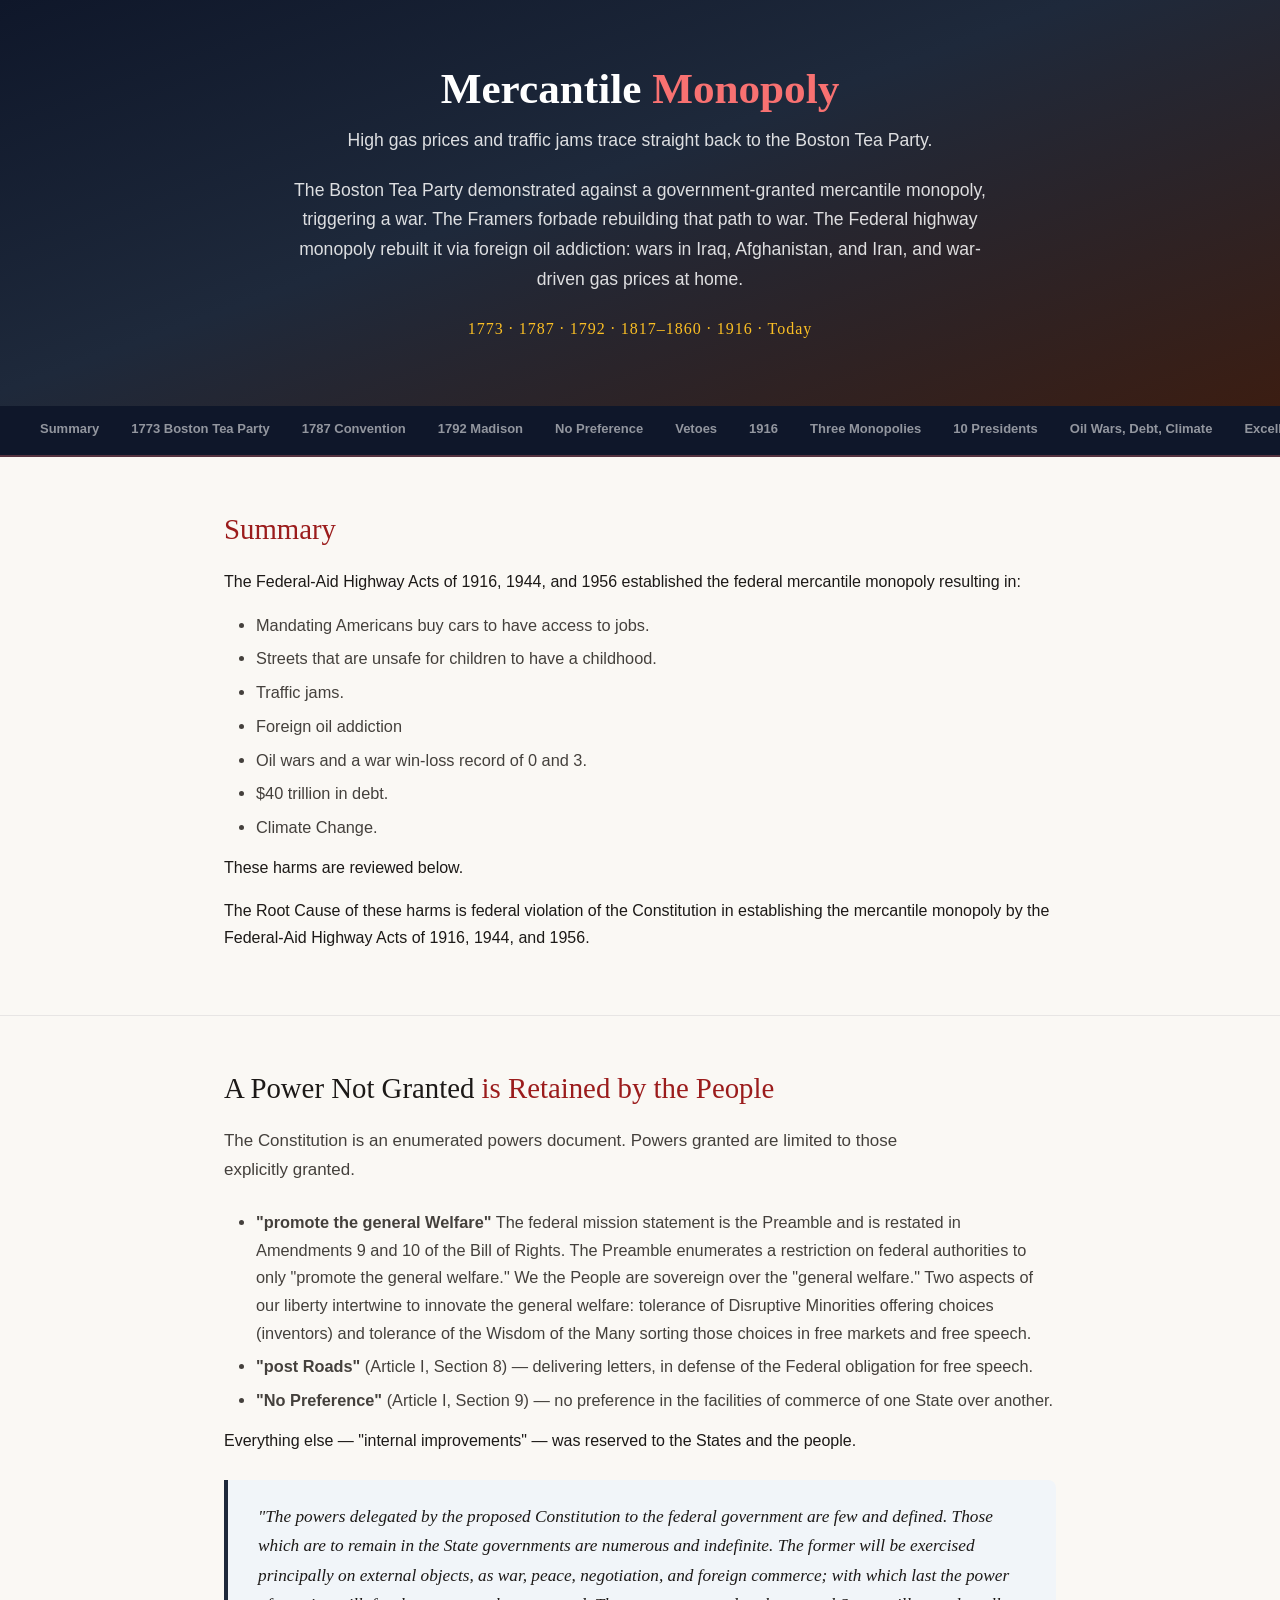
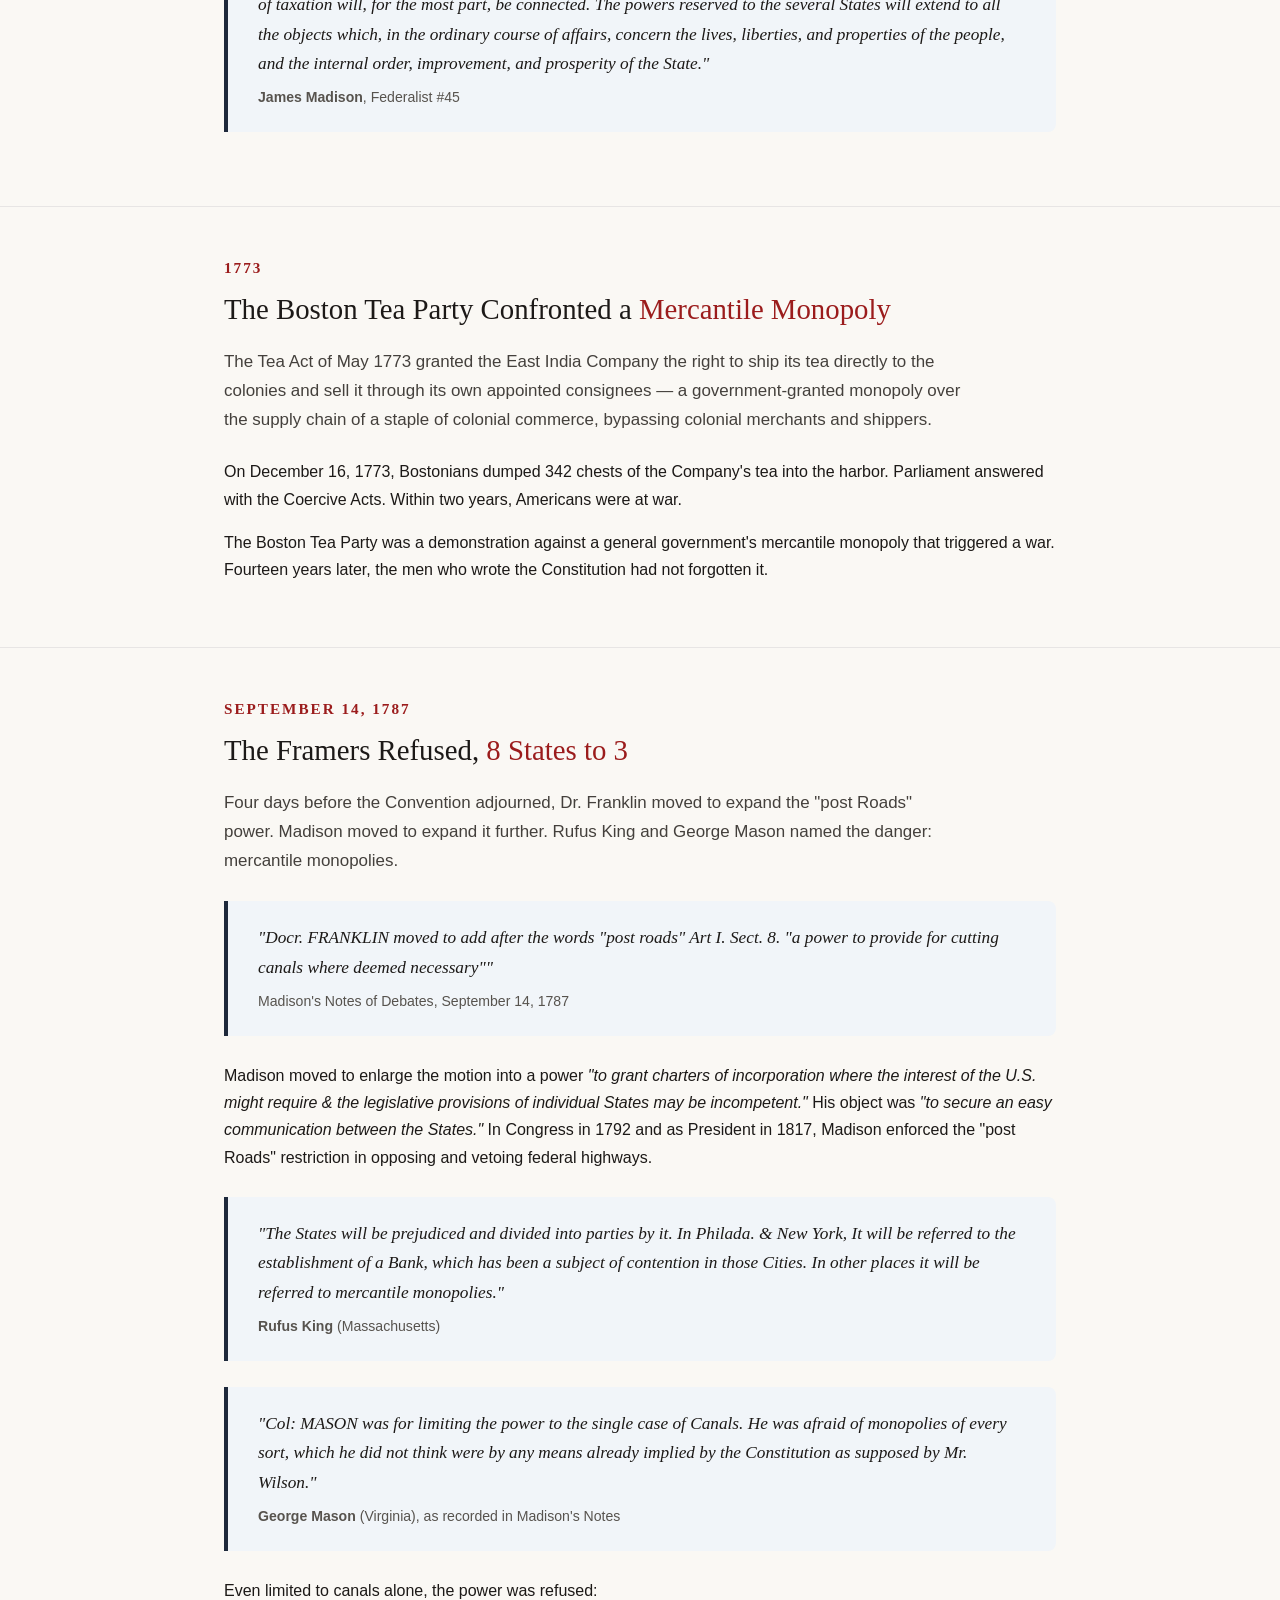
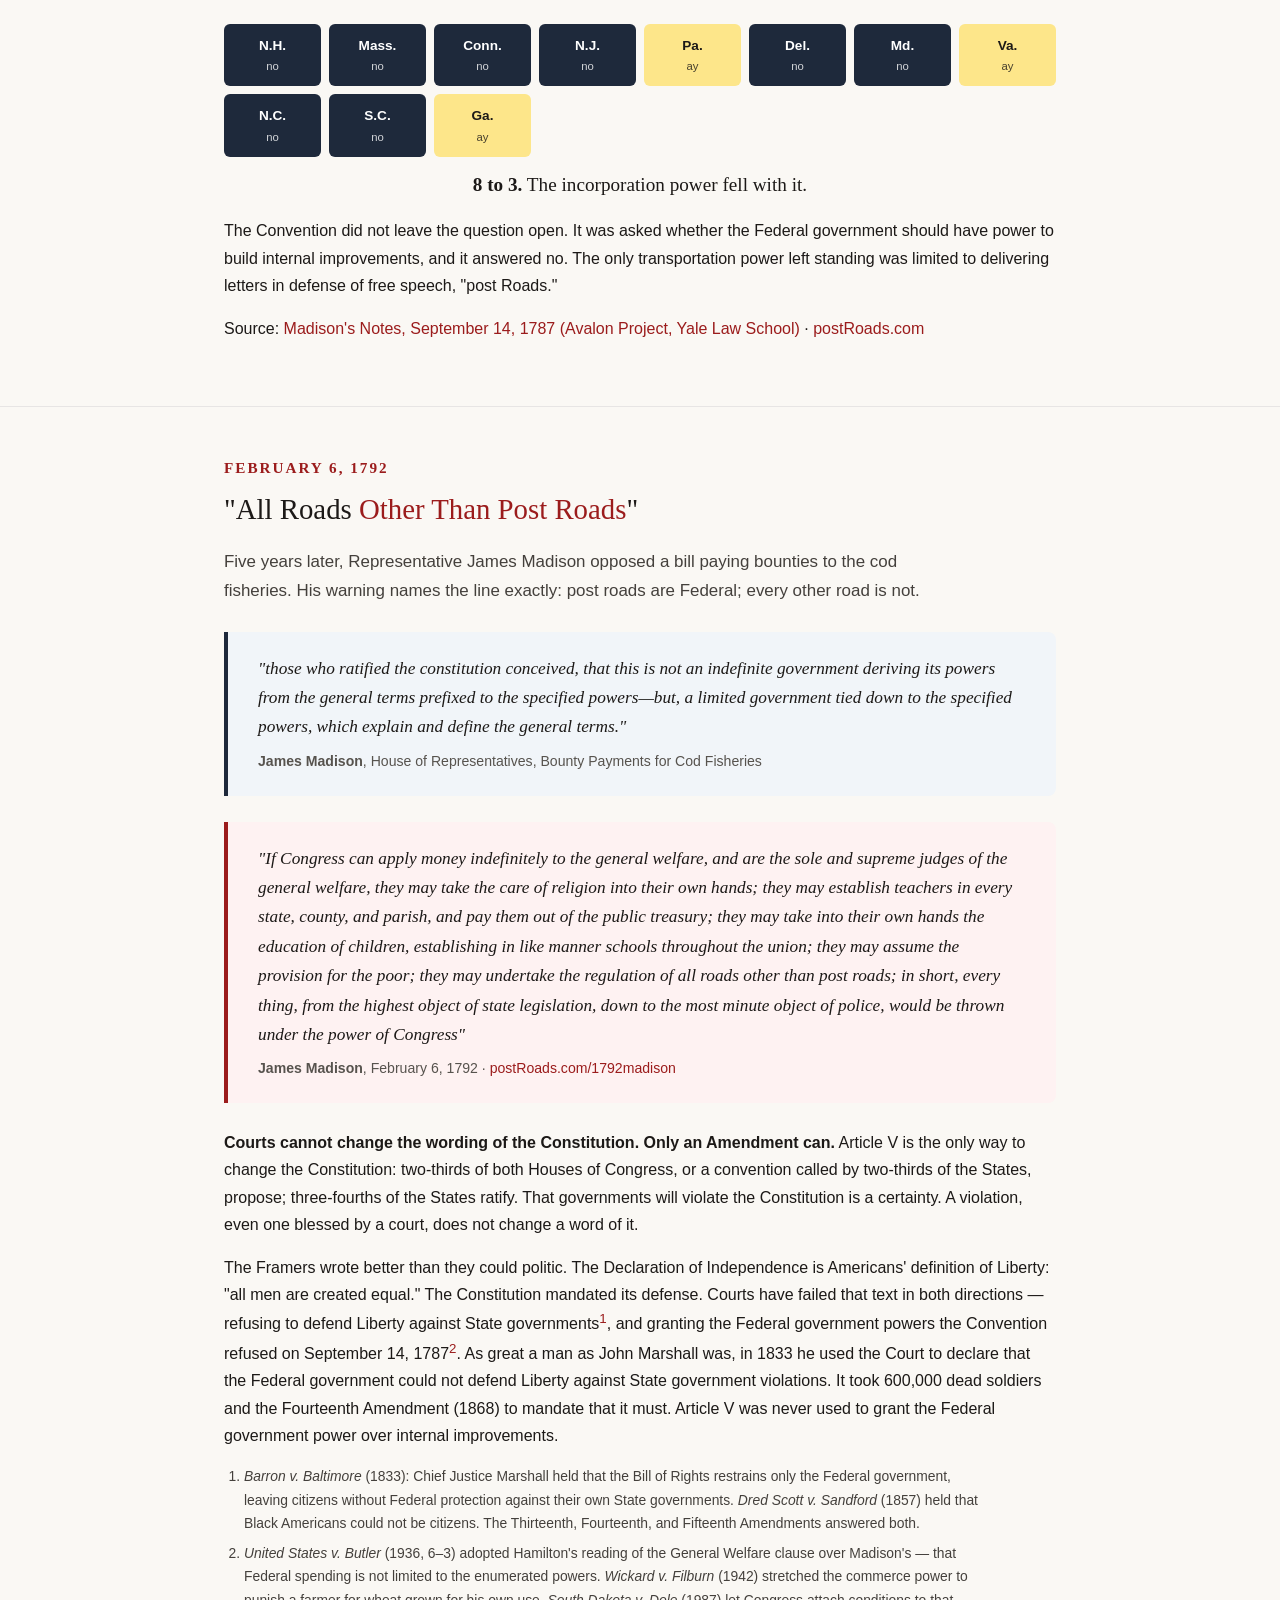
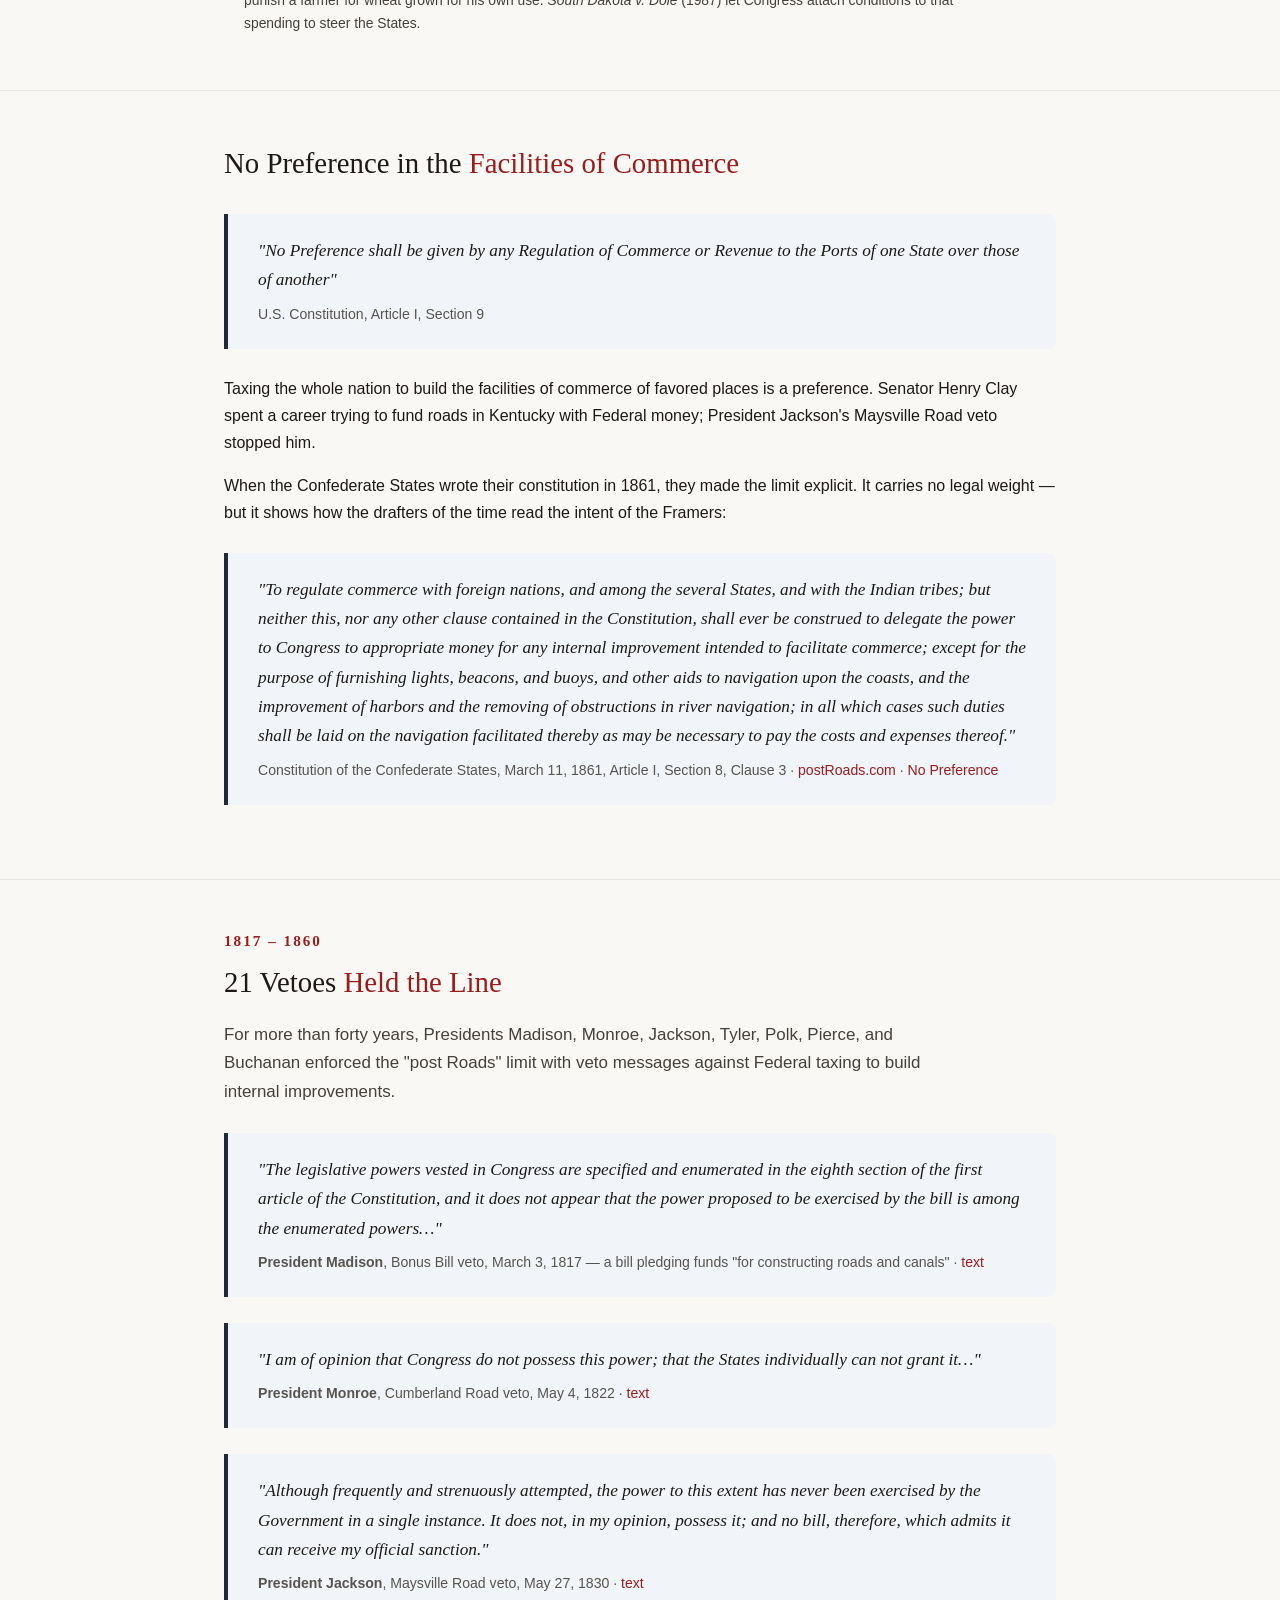
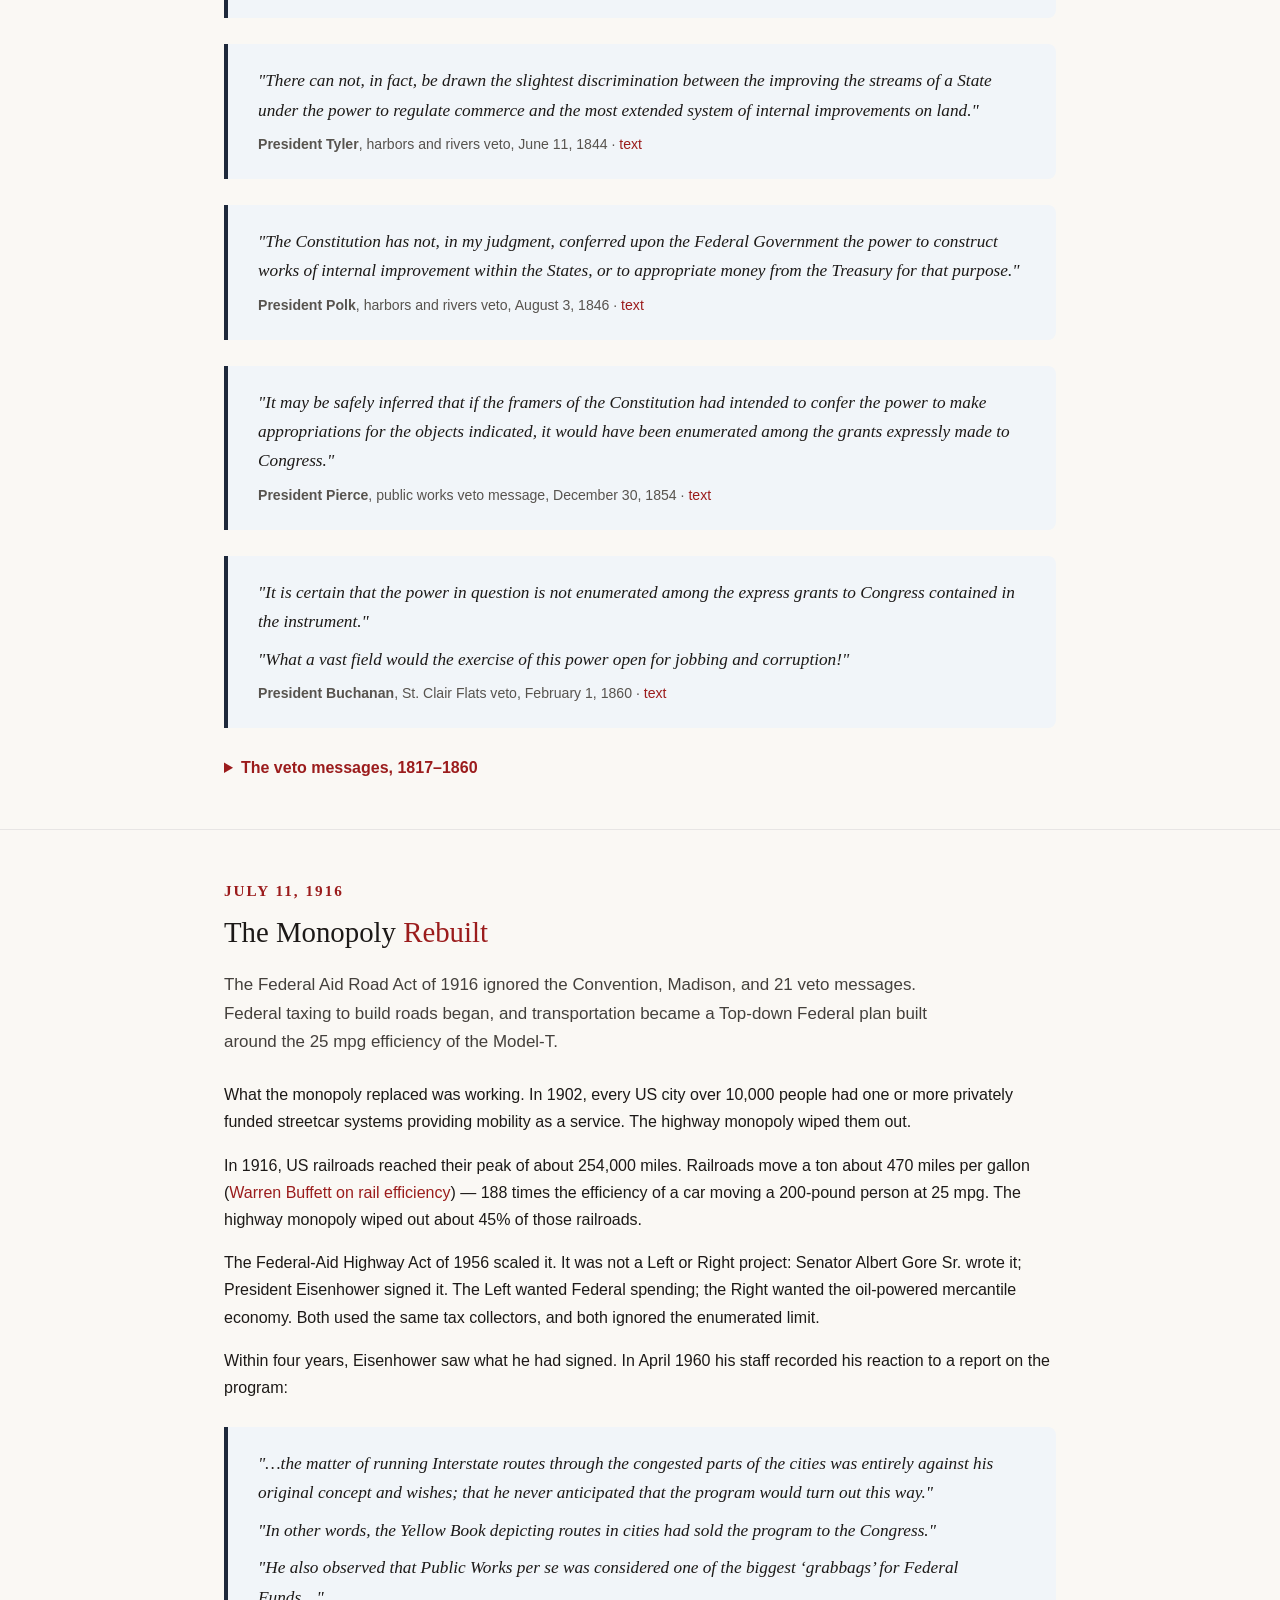
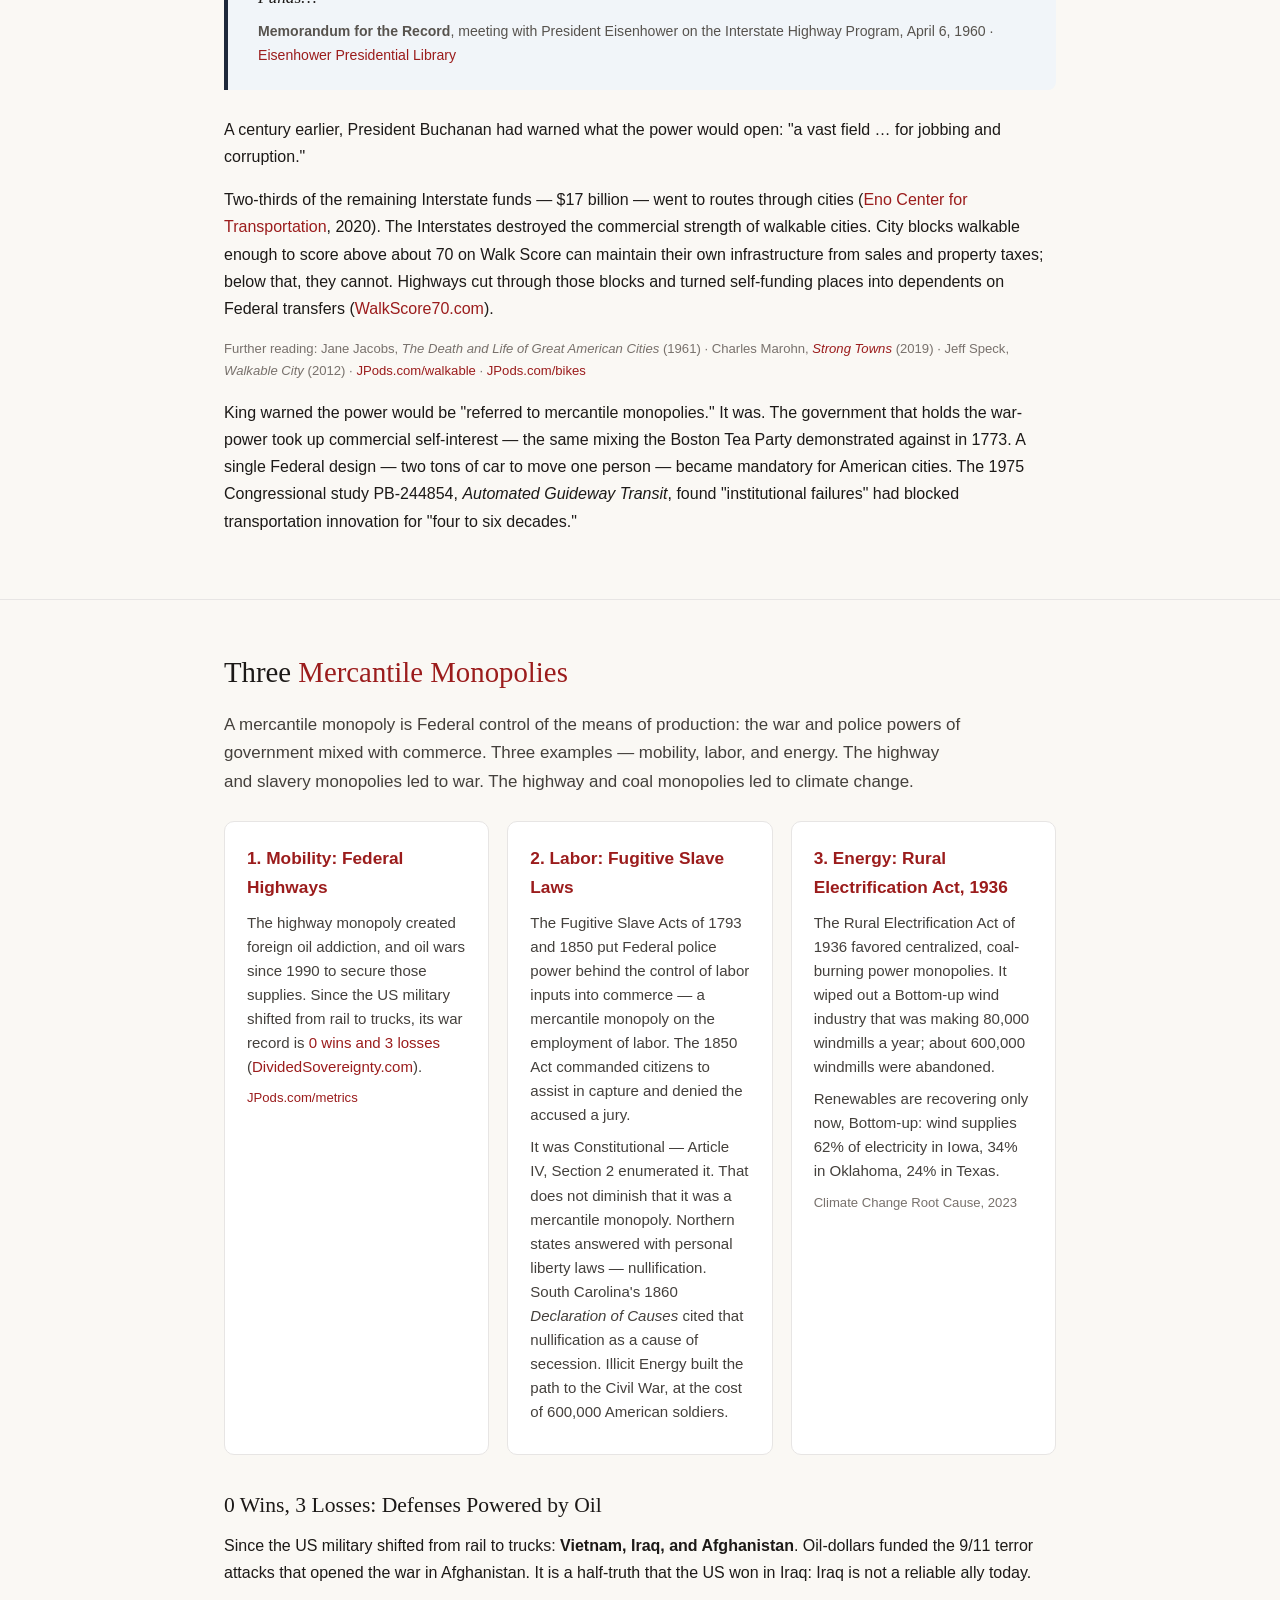
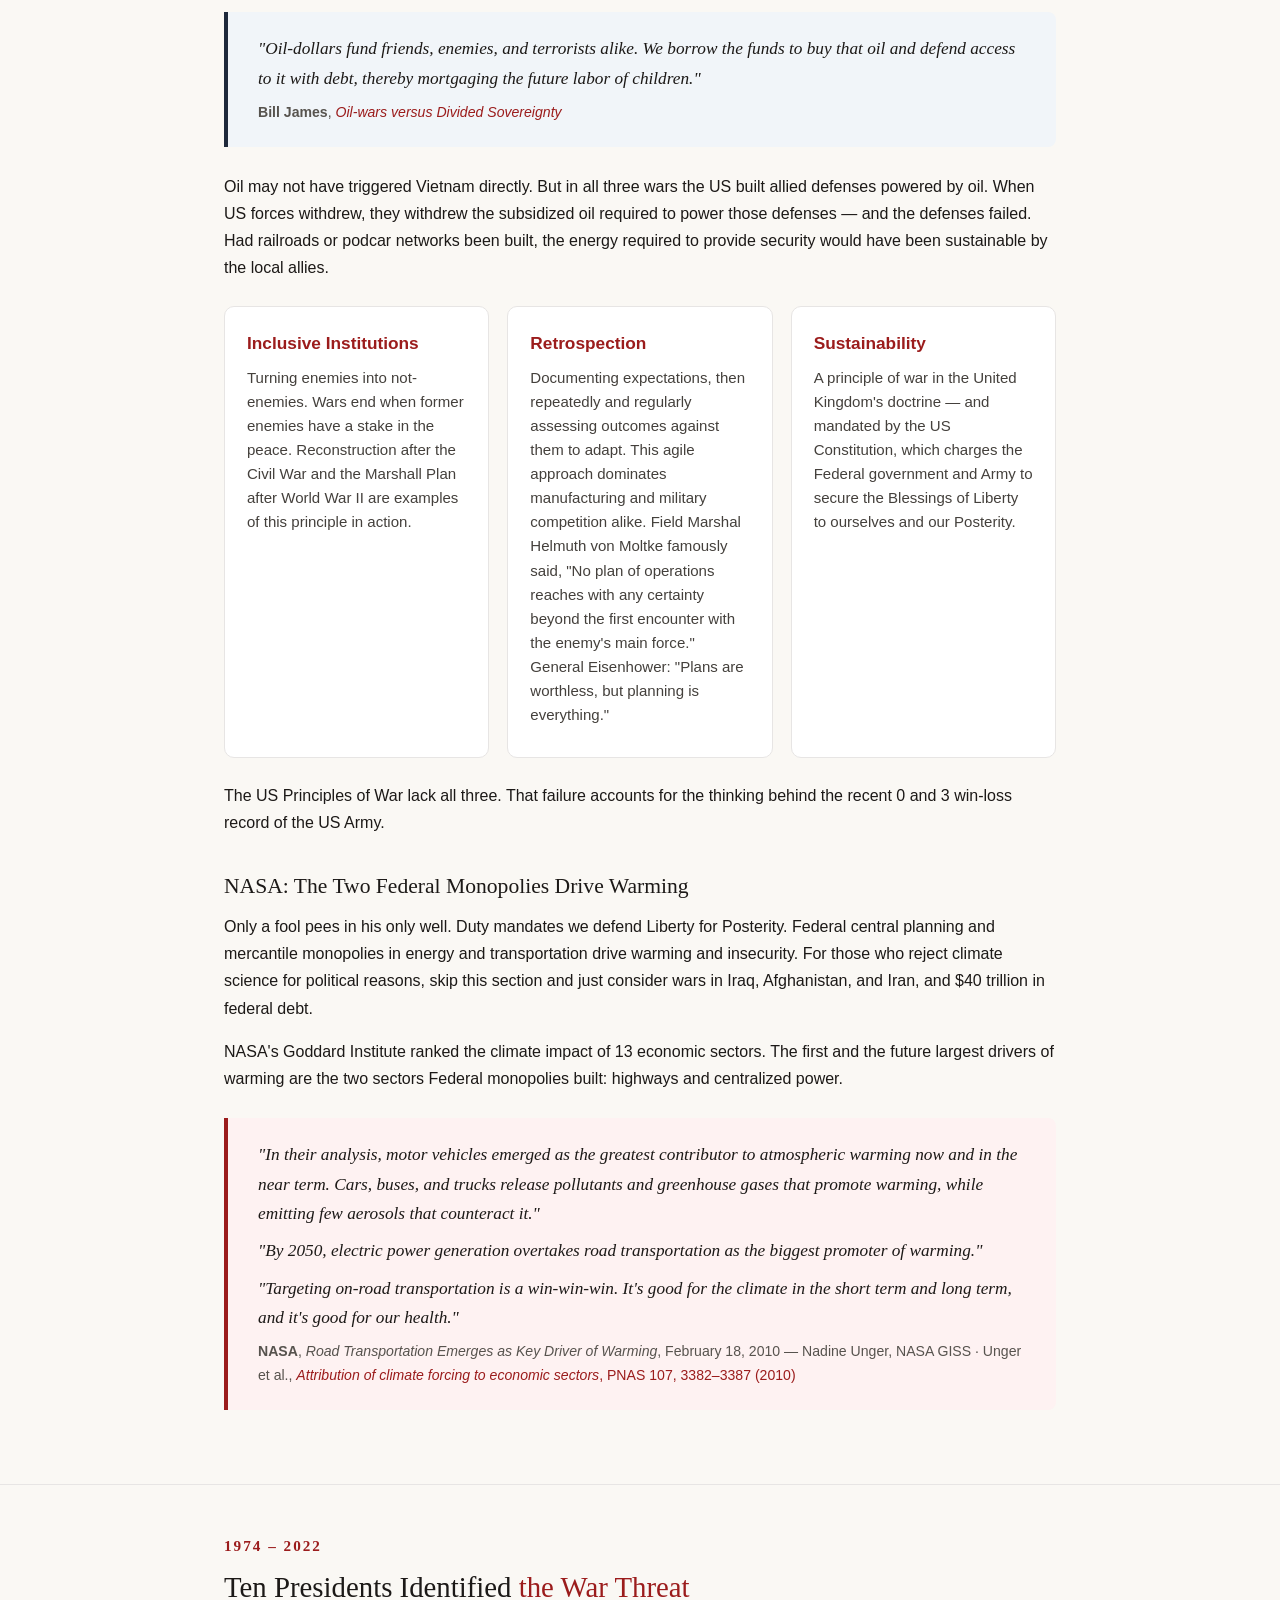
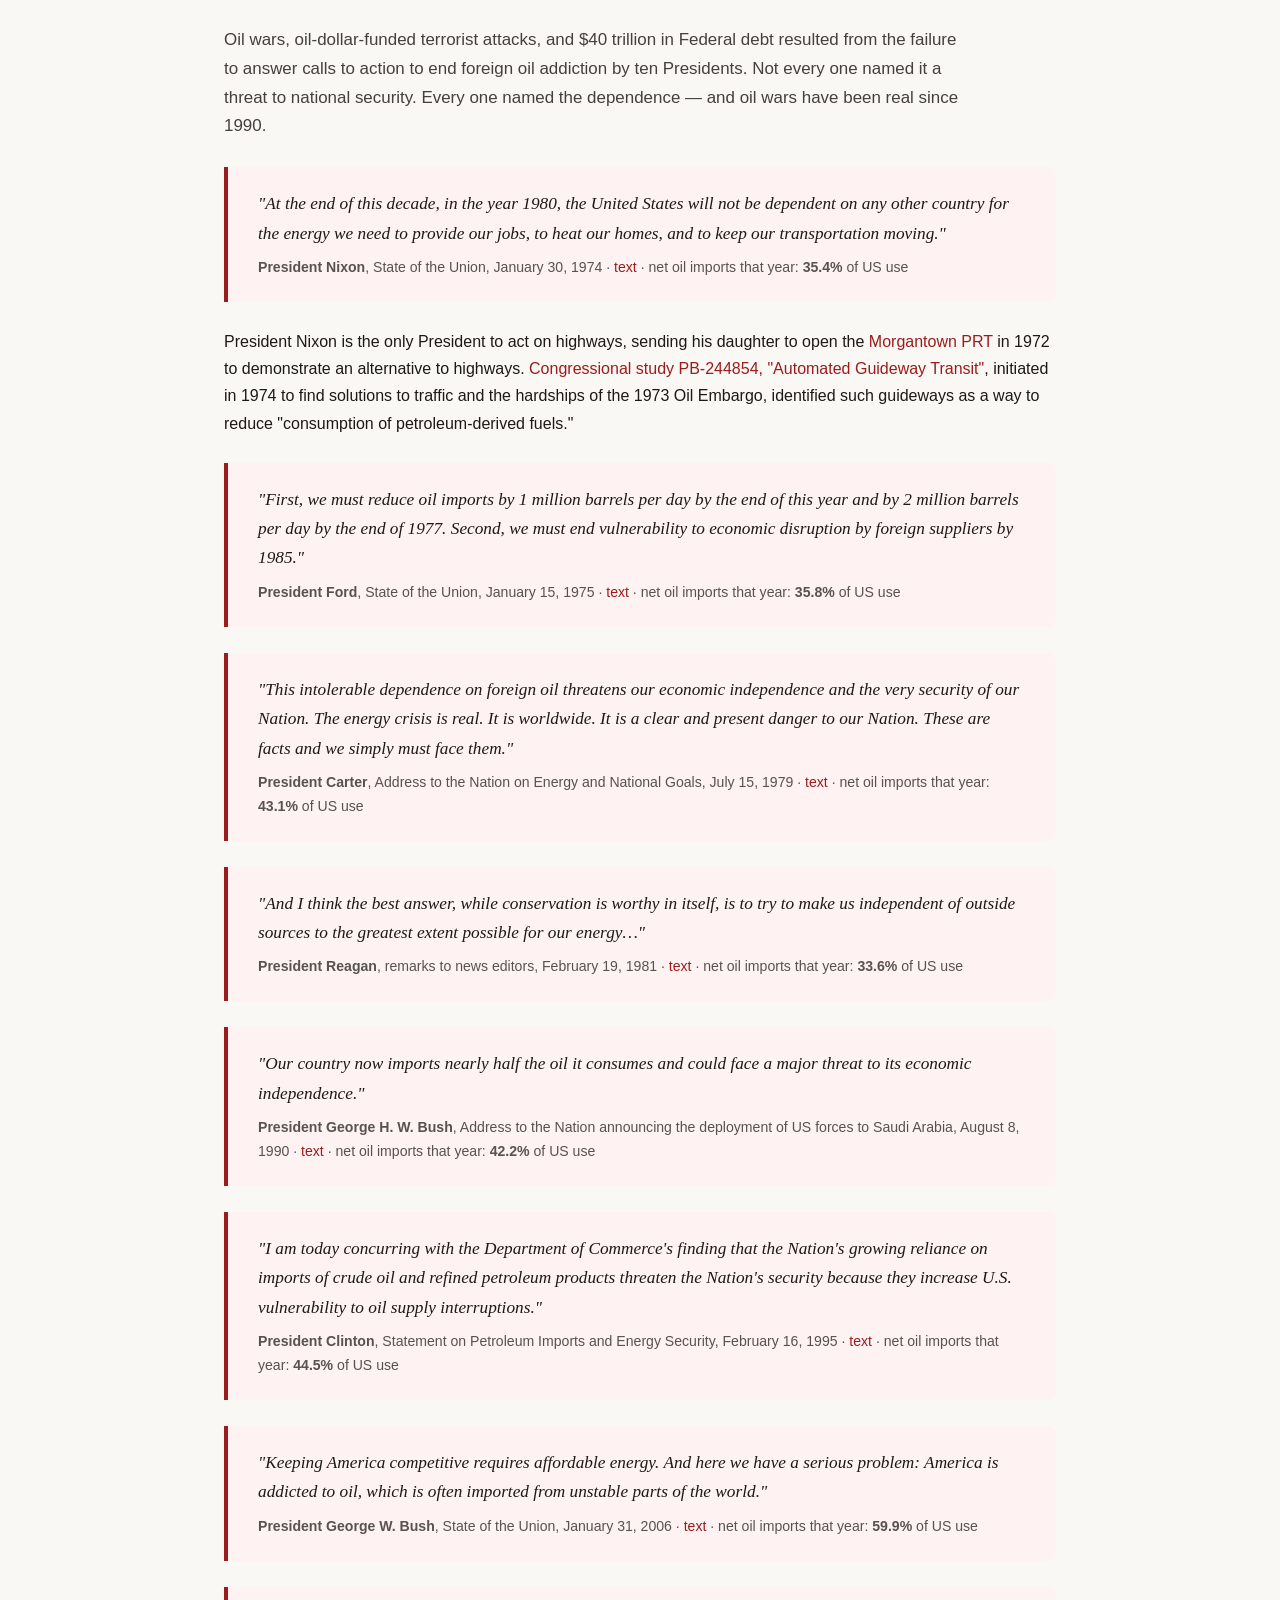
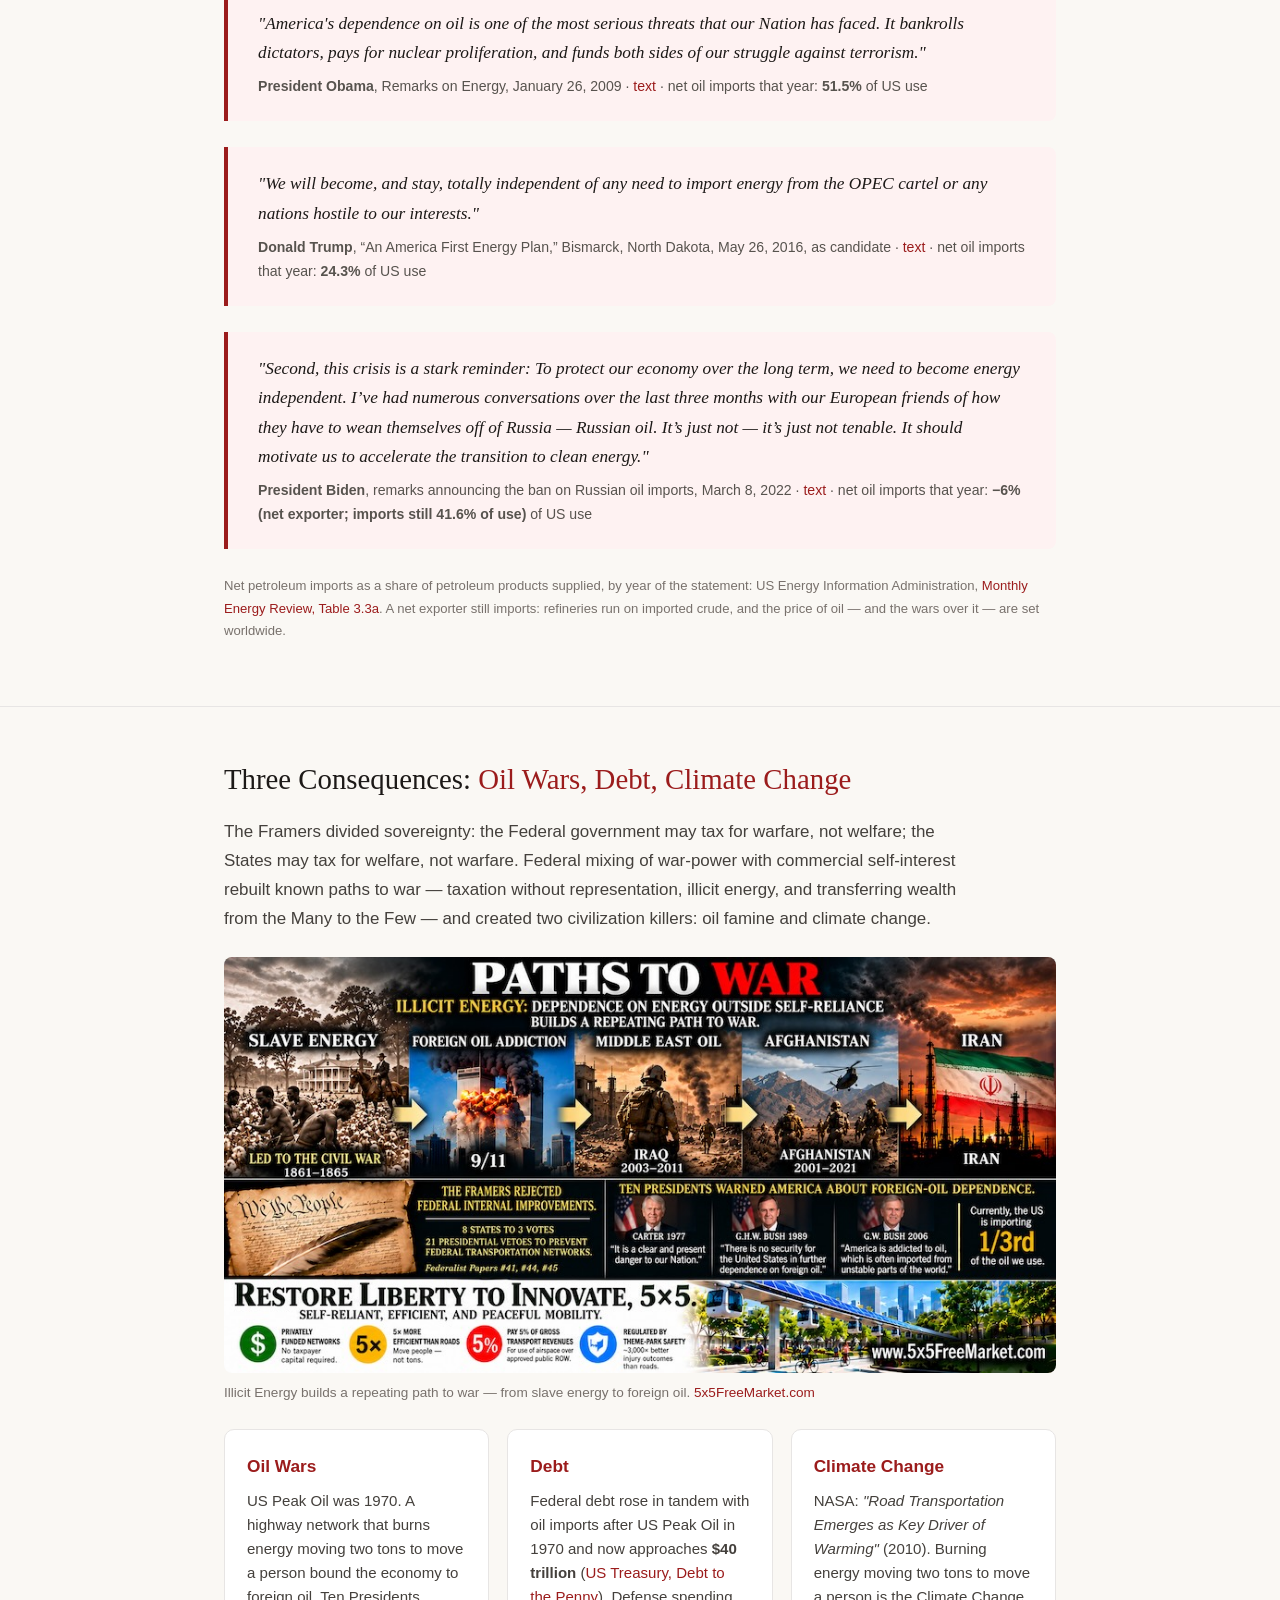
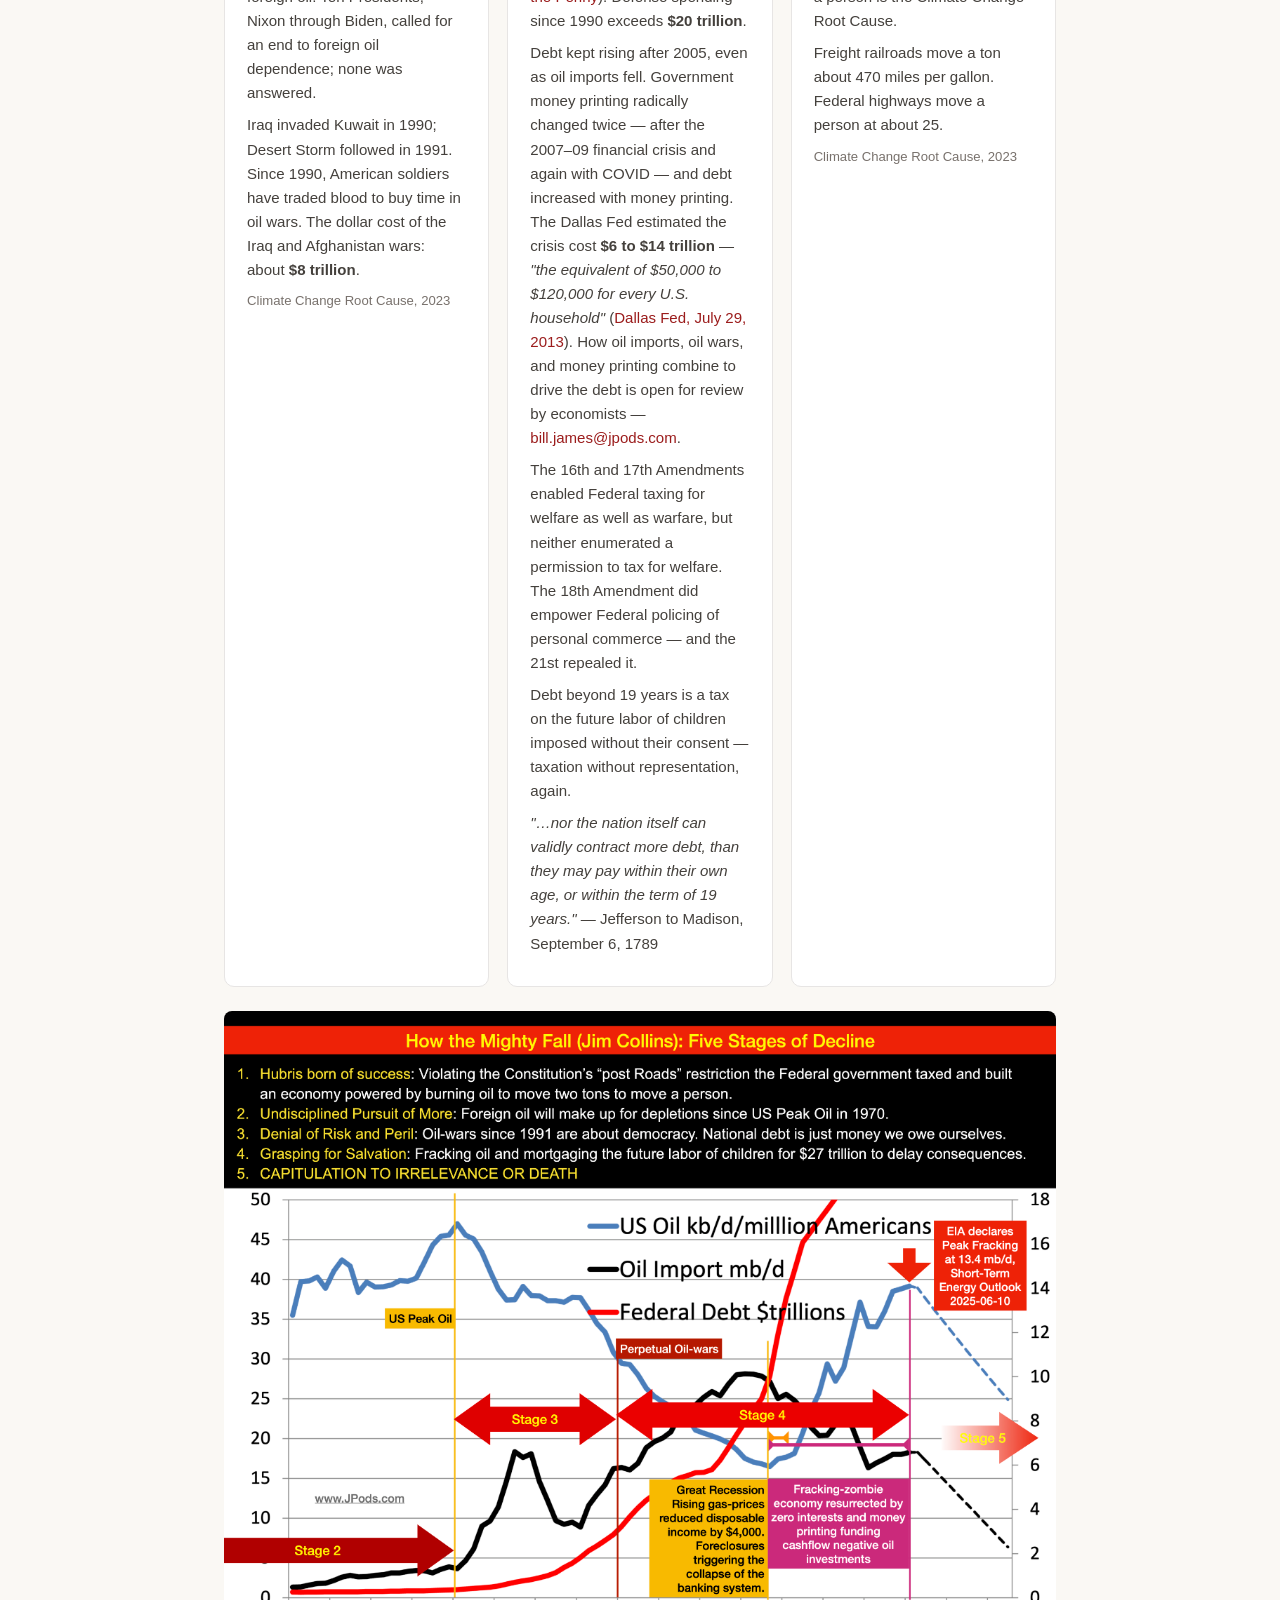
<file: index.html>
<!DOCTYPE html>
<html lang="en">
<head>
<meta charset="UTF-8">
<meta name="viewport" content="width=device-width, initial-scale=1.0">
<title>Mercantile Monopoly &mdash; Oil Wars, Debt, and Climate Change</title>
<meta name="description" content="The Boston Tea Party was a demonstration against a mercantile monopoly. On September 14, 1787, the Framers refused the Federal government the power to build internal improvements, 8 states to 3. Federal highways rebuilt the monopoly. Oil wars, debt, and climate change followed.">
<link rel="stylesheet" href="style.css">
</head>
<body>

<header class="hero">
  <div class="container">
    <h1>Mercantile <span>Monopoly</span></h1>
    <p class="tagline">High gas prices and traffic jams trace straight back to the Boston Tea Party.</p>
    <p class="tagline">The Boston Tea Party demonstrated against a government-granted mercantile monopoly, triggering a war. The Framers forbade rebuilding that path to war. The Federal highway monopoly rebuilt it via foreign oil addiction: wars in Iraq, Afghanistan, and Iran, and war-driven gas prices at home.</p>
    <p class="chain">1773 &middot; 1787 &middot; 1792 &middot; 1817&ndash;1860 &middot; 1916 &middot; Today</p>
  </div>
</header>

<nav class="tabs">
  <a class="tab" href="#summary">Summary</a>
  <a class="tab" href="#1773">1773 Boston Tea Party</a>
  <a class="tab" href="#1787">1787 Convention</a>
  <a class="tab" href="#1792">1792 Madison</a>
  <a class="tab" href="#no-preference">No Preference</a>
  <a class="tab" href="#vetoes">Vetoes</a>
  <a class="tab" href="#1916">1916</a>
  <a class="tab" href="#monopolies">Three Monopolies</a>
  <a class="tab" href="#presidents">10 Presidents</a>
  <a class="tab" href="#consequences">Oil Wars, Debt, Climate</a>
  <a class="tab" href="#excellence">Excellence</a>
  <a class="tab" href="#states">State Sovereignty</a>
  <a class="tab" href="#remedy">5X5 Standard</a>
</nav>

<!-- ════════ SUMMARY ════════ -->
<section id="summary">
  <div class="container">
    <h2><span>Summary</span></h2>
    <div><p>The Federal-Aid Highway Acts of 1916, 1944, and 1956 established the federal mercantile monopoly resulting in:</p>
      <ul>
        <li>Mandating Americans buy cars to have access to jobs.</li>
        <li>Streets that are unsafe for children to have a childhood.</li>
        <li>Traffic jams.</li>
        <li>Foreign oil addiction</li>
        <li>Oil wars and a war win-loss record of 0 and 3.</li>
        <li>$40 trillion in debt.</li>
        <li>Climate Change.</li>
      </ul>
      <p>These harms are reviewed below.</p>
      <p>The Root Cause of these harms is federal violation of the Constitution in establishing the mercantile monopoly by the Federal-Aid Highway Acts of 1916, 1944, and 1956.</p>
    </div>
  </div>
</section>

<!-- ════════ ENUMERATED ════════ -->
<section>
  <div class="container">
    <h2>A Power Not Granted <span>is Retained by the People</span></h2>
    <p class="lead">The Constitution is an enumerated powers document. Powers granted are limited to those explicitly granted.</p>
    <ul>
      <li><strong>"promote the general Welfare"</strong> The federal mission statement is the Preamble and is restated in Amendments 9 and 10 of the Bill of Rights. The Preamble enumerates a restriction on federal authorities to only "promote the general welfare." We the People are sovereign over the "general welfare." Two aspects of our liberty intertwine to innovate the general welfare: tolerance of Disruptive Minorities offering choices (inventors) and tolerance of the Wisdom of the Many sorting those choices in free markets and free speech.</li>
      <li><strong>"post Roads"</strong> (Article I, Section 8) &mdash; delivering letters, in defense of the Federal obligation for free speech.</li>
      <li><strong>"No Preference"</strong> (Article I, Section 9) &mdash; no preference in the facilities of commerce of one State over another.</li>
    </ul>
    <p>Everything else &mdash; "internal improvements" &mdash; was reserved to the States and the people.</p>
    <div class="quote-block ink">
      <p>"The powers delegated by the proposed Constitution to the federal government are few and defined. Those which are to remain in the State governments are numerous and indefinite. The former will be exercised principally on external objects, as war, peace, negotiation, and foreign commerce; with which last the power of taxation will, for the most part, be connected. The powers reserved to the several States will extend to all the objects which, in the ordinary course of affairs, concern the lives, liberties, and properties of the people, and the internal order, improvement, and prosperity of the State."</p>
      <div class="attr"><strong>James Madison</strong>, Federalist #45</div>
    </div>
  </div>
</section>

<!-- ════════ 1773 ════════ -->
<section id="1773">
  <div class="container">
    <div class="year">1773</div>
    <h2>The Boston Tea Party Confronted a <span>Mercantile Monopoly</span></h2>
    <p class="lead">The Tea Act of May 1773 granted the East India Company the right to ship its tea directly to the colonies and sell it through its own appointed consignees &mdash; a government-granted monopoly over the supply chain of a staple of colonial commerce, bypassing colonial merchants and shippers.</p>
    <p>On December 16, 1773, Bostonians dumped 342 chests of the Company's tea into the harbor. Parliament answered with the Coercive Acts. Within two years, Americans were at war.</p>
    <p>The Boston Tea Party was a demonstration against a general government's mercantile monopoly that triggered a war. Fourteen years later, the men who wrote the Constitution had not forgotten it.</p>
  </div>
</section>

<!-- ════════ 1787 ════════ -->
<section id="1787">
  <div class="container">
    <div class="year">September 14, 1787</div>
    <h2>The Framers Refused, <span>8 States to 3</span></h2>
    <p class="lead">Four days before the Convention adjourned, Dr. Franklin moved to expand the "post Roads" power. Madison moved to expand it further. Rufus King and George Mason named the danger: mercantile monopolies.</p>

    <div class="quote-block ink">
      <p>"Docr. FRANKLIN moved to add after the words "post roads" Art I. Sect. 8. "a power to provide for cutting canals where deemed necessary""</p>
      <div class="attr">Madison's Notes of Debates, September 14, 1787</div>
    </div>
 <p>Madison moved to enlarge the motion into a power <em>"to grant charters of incorporation where the interest of the U.S. might require &amp; the legislative provisions of individual States may be incompetent."</em> His object was <em>"to secure an easy communication between the States."</em> In Congress in 1792 and as President in 1817, Madison enforced the "post Roads" restriction in opposing and vetoing federal highways.</p>
    <div class="quote-block ink">
      <p>"The States will be prejudiced and divided into parties by it. In Philada. &amp; New York, It will be referred to the establishment of a Bank, which has been a subject of contention in those Cities. In other places it will be referred to mercantile monopolies."</p>
      <div class="attr"><strong>Rufus King</strong> (Massachusetts)</div>
    </div>
<div class="quote-block ink">
      <p>"Col: MASON was for limiting the power to the single case of Canals. He was afraid of monopolies of every sort, which he did not think were by any means already implied by the Constitution as supposed by Mr. Wilson."</p>
      <div class="attr"><strong>George Mason</strong> (Virginia), as recorded in Madison's Notes</div>
    </div>
    

    <p>Even limited to canals alone, the power was refused:</p>
    <div class="rollcall">
      <div class="no">N.H.<small>no</small></div>
      <div class="no">Mass.<small>no</small></div>
      <div class="no">Conn.<small>no</small></div>
      <div class="no">N.J.<small>no</small></div>
      <div class="ay">Pa.<small>ay</small></div>
      <div class="no">Del.<small>no</small></div>
      <div class="no">Md.<small>no</small></div>
      <div class="ay">Va.<small>ay</small></div>
      <div class="no">N.C.<small>no</small></div>
      <div class="no">S.C.<small>no</small></div>
      <div class="ay">Ga.<small>ay</small></div>
    </div>
    <p class="rollcall-total"><strong>8 to 3.</strong> The incorporation power fell with it.</p>
    <p>The Convention did not leave the question open. It was asked whether the Federal government should have power to build internal improvements, and it answered no. The only transportation power left standing was limited to delivering letters in defense of free speech, "post Roads."</p>
    <p class="attr">Source: <a href="https://avalon.law.yale.edu/18th_century/debates_914.asp" target="_blank">Madison's Notes, September 14, 1787 (Avalon Project, Yale Law School)</a> &middot; <a href="https://www.postroads.com/post-roads/" target="_blank">postRoads.com</a></p>
  </div>
</section>

<!-- ════════ 1792 ════════ -->
<section id="1792">
  <div class="container">
    <div class="year">February 6, 1792</div>
    <h2>"All Roads <span>Other Than Post Roads</span>"</h2>
    <p class="lead">Five years later, Representative James Madison opposed a bill paying bounties to the cod fisheries. His warning names the line exactly: post roads are Federal; every other road is not.</p>
    <div class="quote-block ink">
      <p>"those who ratified the constitution conceived, that this is not an indefinite government deriving its powers from the general terms prefixed to the specified powers&mdash;but, a limited government tied down to the specified powers, which explain and define the general terms."</p>
      <div class="attr"><strong>James Madison</strong>, House of Representatives, Bounty Payments for Cod Fisheries</div>
    </div>
    <div class="quote-block">
      <p>"If Congress can apply money indefinitely to the general welfare, and are the sole and supreme judges of the general welfare, they may take the care of religion into their own hands; they may establish teachers in every state, county, and parish, and pay them out of the public treasury; they may take into their own hands the education of children, establishing in like manner schools throughout the union; they may assume the provision for the poor; they may undertake the regulation of all roads other than post roads; in short, every thing, from the highest object of state legislation, down to the most minute object of police, would be thrown under the power of Congress"</p>
      <div class="attr"><strong>James Madison</strong>, February 6, 1792 &middot; <a href="https://www.postroads.com/1792madison/" target="_blank">postRoads.com/1792madison</a></div>
    </div>
    <p><strong>Courts cannot change the wording of the Constitution. Only an Amendment can.</strong> Article V is the only way to change the Constitution: two-thirds of both Houses of Congress, or a convention called by two-thirds of the States, propose; three-fourths of the States ratify. That governments will violate the Constitution is a certainty. A violation, even one blessed by a court, does not change a word of it.</p>
    <p>The Framers wrote better than they could politic. The Declaration of Independence is Americans' definition of Liberty: "all men are created equal." The Constitution mandated its defense. Courts have failed that text in both directions &mdash; refusing to defend Liberty against State governments<sup><a href="#n1">1</a></sup>, and granting the Federal government powers the Convention refused on September 14, 1787<sup><a href="#n2">2</a></sup>. As great a man as John Marshall was, in 1833 he used the Court to declare that the Federal government could not defend Liberty against State government violations. It took 600,000 dead soldiers and the Fourteenth Amendment (1868) to mandate that it must. Article V was never used to grant the Federal government power over internal improvements.</p>
    <ol class="notes">
      <li id="n1"><em>Barron v. Baltimore</em> (1833): Chief Justice Marshall held that the Bill of Rights restrains only the Federal government, leaving citizens without Federal protection against their own State governments. <em>Dred Scott v. Sandford</em> (1857) held that Black Americans could not be citizens. The Thirteenth, Fourteenth, and Fifteenth Amendments answered both.</li>
      <li id="n2"><em>United States v. Butler</em> (1936, 6&ndash;3) adopted Hamilton's reading of the General Welfare clause over Madison's &mdash; that Federal spending is not limited to the enumerated powers. <em>Wickard v. Filburn</em> (1942) stretched the commerce power to punish a farmer for wheat grown for his own use. <em>South Dakota v. Dole</em> (1987) let Congress attach conditions to that spending to steer the States.</li>
    </ol>
  </div>
</section>

<!-- ════════ NO PREFERENCE ════════ -->
<section id="no-preference">
  <div class="container">
    <h2>No Preference in the <span>Facilities of Commerce</span></h2>
    <div class="quote-block ink">
      <p>"No Preference shall be given by any Regulation of Commerce or Revenue to the Ports of one State over those of another"</p>
      <div class="attr">U.S. Constitution, Article I, Section 9</div>
    </div>
    <p>Taxing the whole nation to build the facilities of commerce of favored places is a preference. Senator Henry Clay spent a career trying to fund roads in Kentucky with Federal money; President Jackson's Maysville Road veto stopped him.</p>
    <p>When the Confederate States wrote their constitution in 1861, they made the limit explicit. It carries no legal weight &mdash; but it shows how the drafters of the time read the intent of the Framers:</p>
    <div class="quote-block ink">
      <p>"To regulate commerce with foreign nations, and among the several States, and with the Indian tribes; but neither this, nor any other clause contained in the Constitution, shall ever be construed to delegate the power to Congress to appropriate money for any internal improvement intended to facilitate commerce; except for the purpose of furnishing lights, beacons, and buoys, and other aids to navigation upon the coasts, and the improvement of harbors and the removing of obstructions in river navigation; in all which cases such duties shall be laid on the navigation facilitated thereby as may be necessary to pay the costs and expenses thereof."</p>
      <div class="attr">Constitution of the Confederate States, March 11, 1861, Article I, Section 8, Clause 3 &middot; <a href="https://www.postroads.com/confederate-constitution/" target="_blank">postRoads.com</a> &middot; <a href="https://www.postroads.com/no-preference/" target="_blank">No Preference</a></div>
    </div>
  </div>
</section>

<!-- ════════ VETOES ════════ -->
<section id="vetoes">
  <div class="container">
    <div class="year">1817 &ndash; 1860</div>
    <h2>21 Vetoes <span>Held the Line</span></h2>
    <p class="lead">For more than forty years, Presidents Madison, Monroe, Jackson, Tyler, Polk, Pierce, and Buchanan enforced the "post Roads" limit with veto messages against Federal taxing to build internal improvements.</p>
    <div class="quote-block ink">
      <p>"The legislative powers vested in Congress are specified and enumerated in the eighth section of the first article of the Constitution, and it does not appear that the power proposed to be exercised by the bill is among the enumerated powers&hellip;"</p>
      <div class="attr"><strong>President Madison</strong>, Bonus Bill veto, March 3, 1817 &mdash; a bill pledging funds "for constructing roads and canals" &middot; <a href="https://www.presidency.ucsb.edu/documents/veto-message-246" target="_blank">text</a></div>
    </div>
    <div class="quote-block ink">
      <p>"I am of opinion that Congress do not possess this power; that the States individually can not grant it&hellip;"</p>
      <div class="attr"><strong>President Monroe</strong>, Cumberland Road veto, May 4, 1822 &middot; <a href="https://www.presidency.ucsb.edu/documents/veto-message" target="_blank">text</a></div>
    </div>
    <div class="quote-block ink">
      <p>"Although frequently and strenuously attempted, the power to this extent has never been exercised by the Government in a single instance. It does not, in my opinion, possess it; and no bill, therefore, which admits it can receive my official sanction."</p>
      <div class="attr"><strong>President Jackson</strong>, Maysville Road veto, May 27, 1830 &middot; <a href="https://www.presidency.ucsb.edu/documents/veto-message-471" target="_blank">text</a></div>
    </div>
    <div class="quote-block ink">
      <p>"There can not, in fact, be drawn the slightest discrimination between the improving the streams of a State under the power to regulate commerce and the most extended system of internal improvements on land."</p>
      <div class="attr"><strong>President Tyler</strong>, harbors and rivers veto, June 11, 1844 &middot; <a href="https://www.presidency.ucsb.edu/documents/veto-message-470" target="_blank">text</a></div>
    </div>
    <div class="quote-block ink">
      <p>"The Constitution has not, in my judgment, conferred upon the Federal Government the power to construct works of internal improvement within the States, or to appropriate money from the Treasury for that purpose."</p>
      <div class="attr"><strong>President Polk</strong>, harbors and rivers veto, August 3, 1846 &middot; <a href="https://www.presidency.ucsb.edu/documents/veto-message-480" target="_blank">text</a></div>
    </div>
    <div class="quote-block ink">
      <p>"It may be safely inferred that if the framers of the Constitution had intended to confer the power to make appropriations for the objects indicated, it would have been enumerated among the grants expressly made to Congress."</p>
      <div class="attr"><strong>President Pierce</strong>, public works veto message, December 30, 1854 &middot; <a href="https://www.presidency.ucsb.edu/documents/veto-message-447" target="_blank">text</a></div>
    </div>
    <div class="quote-block ink">
      <p>"It is certain that the power in question is not enumerated among the express grants to Congress contained in the instrument."</p>
      <p>"What a vast field would the exercise of this power open for jobbing and corruption!"</p>
      <div class="attr"><strong>President Buchanan</strong>, St. Clair Flats veto, February 1, 1860 &middot; <a href="https://www.presidency.ucsb.edu/documents/veto-message-451" target="_blank">text</a></div>
    </div>
    <details class="veto-list">
      <summary>The veto messages, 1817&ndash;1860</summary>
      <table class="states">
        <thead><tr><th>Date</th><th>President</th><th>Bill</th></tr></thead>
        <tbody>
          <tr><td>Mar 3, 1817</td><td>Madison</td><td><a href="https://www.presidency.ucsb.edu/documents/veto-message-246" target="_blank">Bonus Bill: funds for roads and canals</a></td></tr>
          <tr><td>May 4, 1822</td><td>Monroe</td><td><a href="https://www.presidency.ucsb.edu/documents/veto-message" target="_blank">Cumberland Road repair and tolls</a></td></tr>
          <tr><td>May 27, 1830</td><td>Jackson</td><td><a href="https://www.presidency.ucsb.edu/documents/veto-message-471" target="_blank">Maysville Road</a></td></tr>
          <tr><td>May 31, 1830</td><td>Jackson</td><td><a href="https://www.presidency.ucsb.edu/documents/veto-message-472" target="_blank">Washington Turnpike</a></td></tr>
          <tr><td>1830 (pocket)</td><td>Jackson</td><td><a href="https://www.presidency.ucsb.edu/documents/second-annual-message-3" target="_blank">Lighthouses and harbors; Louisville and Portland Canal stock (two bills, Dec 6, 1830 message)</a></td></tr>
          <tr><td>Dec 6, 1832 (pocket)</td><td>Jackson</td><td><a href="https://www.presidency.ucsb.edu/documents/veto-message-473" target="_blank">Harbors and rivers</a></td></tr>
          <tr><td>Dec 4, 1833</td><td>Jackson</td><td><a href="https://www.presidency.ucsb.edu/documents/veto-message-474" target="_blank">Public lands proceeds for internal improvement</a></td></tr>
          <tr><td>1834 (pocket)</td><td>Jackson</td><td><a href="https://www.presidency.ucsb.edu/documents/sixth-annual-message-2" target="_blank">Wabash River navigation (Dec 1, 1834 message)</a></td></tr>
          <tr><td>Jun 11, 1844</td><td>Tyler</td><td><a href="https://www.presidency.ucsb.edu/documents/veto-message-470" target="_blank">Harbors and rivers</a></td></tr>
          <tr><td>Aug 3, 1846</td><td>Polk</td><td><a href="https://www.presidency.ucsb.edu/documents/veto-message-480" target="_blank">Harbors and rivers</a></td></tr>
          <tr><td>Dec 15, 1847 (pocket)</td><td>Polk</td><td><a href="https://www.presidency.ucsb.edu/documents/veto-message-466" target="_blank">Wisconsin Territory works</a></td></tr>
          <tr><td>Aug 4, 1854</td><td>Pierce</td><td><a href="https://www.presidency.ucsb.edu/documents/veto-message-446" target="_blank">Repair and completion of public works</a></td></tr>
          <tr><td>Dec 30, 1854</td><td>Pierce</td><td><a href="https://www.presidency.ucsb.edu/documents/veto-message-447" target="_blank">Reasons for the August 4 veto</a></td></tr>
          <tr><td>May 19, 1856</td><td>Pierce</td><td><a href="https://www.presidency.ucsb.edu/documents/veto-message-456" target="_blank">Mouth of the Mississippi</a></td></tr>
          <tr><td>May 19, 1856</td><td>Pierce</td><td><a href="https://www.presidency.ucsb.edu/documents/veto-message-457" target="_blank">St. Clair Flats</a></td></tr>
          <tr><td>May 22, 1856</td><td>Pierce</td><td><a href="https://www.presidency.ucsb.edu/documents/veto-message-458" target="_blank">St. Marys River flats</a></td></tr>
          <tr><td>Aug 11, 1856</td><td>Pierce</td><td><a href="https://www.presidency.ucsb.edu/documents/veto-message-459" target="_blank">Des Moines Rapids</a></td></tr>
          <tr><td>Aug 14, 1856</td><td>Pierce</td><td><a href="https://www.presidency.ucsb.edu/documents/veto-message-460" target="_blank">Patapsco River, port of Baltimore</a></td></tr>
          <tr><td>Feb 1, 1860 (pocket)</td><td>Buchanan</td><td><a href="https://www.presidency.ucsb.edu/documents/veto-message-451" target="_blank">St. Clair Flats</a></td></tr>
          <tr><td>Feb 6, 1860 (pocket)</td><td>Buchanan</td><td><a href="https://www.presidency.ucsb.edu/documents/veto-message-453" target="_blank">Mouth of the Mississippi</a></td></tr>
        </tbody>
      </table>
      <p class="src">Texts: The American Presidency Project, UC Santa Barbara. Pocket vetoes explained in annual messages are linked to those messages. Quotations are verbatim; &hellip; marks omitted text.</p>
    </details>
  </div>
</section>

<!-- ════════ 1916 ════════ -->
<section id="1916">
  <div class="container">
    <div class="year">July 11, 1916</div>
    <h2>The Monopoly <span>Rebuilt</span></h2>
    <p class="lead">The Federal Aid Road Act of 1916 ignored the Convention, Madison, and 21 veto messages. Federal taxing to build roads began, and transportation became a Top-down Federal plan built around the 25 mpg efficiency of the Model-T.</p>
    <p>What the monopoly replaced was working. In 1902, every US city over 10,000 people had one or more privately funded streetcar systems providing mobility as a service. The highway monopoly wiped them out.</p>
    <p>In 1916, US railroads reached their peak of about 254,000 miles. Railroads move a ton about 470 miles per gallon (<a href="https://library.jpods.com/metrics" target="_blank">Warren Buffett on rail efficiency</a>) &mdash; 188 times the efficiency of a car moving a 200-pound person at 25 mpg. The highway monopoly wiped out about 45% of those railroads.</p>
    <p>The Federal-Aid Highway Act of 1956 scaled it. It was not a Left or Right project: Senator Albert Gore Sr. wrote it; President Eisenhower signed it. The Left wanted Federal spending; the Right wanted the oil-powered mercantile economy. Both used the same tax collectors, and both ignored the enumerated limit.</p>
    <p>Within four years, Eisenhower saw what he had signed. In April 1960 his staff recorded his reaction to a report on the program:</p>
    <div class="quote-block ink">
      <p>"&hellip;the matter of running Interstate routes through the congested parts of the cities was entirely against his original concept and wishes; that he never anticipated that the program would turn out this way."</p>
      <p>"In other words, the Yellow Book depicting routes in cities had sold the program to the Congress."</p>
      <p>"He also observed that Public Works per se was considered one of the biggest &lsquo;grabbags&rsquo; for Federal Funds&hellip;"</p>
      <div class="attr"><strong>Memorandum for the Record</strong>, meeting with President Eisenhower on the Interstate Highway Program, April 6, 1960 &middot; <a href="https://www.eisenhowerlibrary.gov/sites/default/files/research/online-documents/interstate-highway-system/1960-04-08-meeting.pdf" target="_blank">Eisenhower Presidential Library</a></div>
    </div>
    <p>A century earlier, President Buchanan had warned what the power would open: "a vast field &hellip; for jobbing and corruption."</p>
    <p>Two-thirds of the remaining Interstate funds &mdash; $17 billion &mdash; went to routes through cities (<a href="https://enotrans.org/article/federal-urban-mass-transit-policy-under-president-eisenhower/" target="_blank">Eno Center for Transportation</a>, 2020). The Interstates destroyed the commercial strength of walkable cities. City blocks walkable enough to score above about 70 on Walk Score can maintain their own infrastructure from sales and property taxes; below that, they cannot. Highways cut through those blocks and turned self-funding places into dependents on Federal transfers (<a href="https://www.walkscore70.com/" target="_blank">WalkScore70.com</a>).</p>
    <p class="src">Further reading: Jane Jacobs, <em>The Death and Life of Great American Cities</em> (1961) &middot; Charles Marohn, <em><a href="https://www.strongtowns.org/" target="_blank">Strong Towns</a></em> (2019) &middot; Jeff Speck, <em>Walkable City</em> (2012) &middot; <a href="https://www.jpods.com/walkable" target="_blank">JPods.com/walkable</a> &middot; <a href="https://www.jpods.com/bikes" target="_blank">JPods.com/bikes</a></p>
    <p>King warned the power would be "referred to mercantile monopolies." It was. The government that holds the war-power took up commercial self-interest &mdash; the same mixing the Boston Tea Party demonstrated against in 1773. A single Federal design &mdash; two tons of car to move one person &mdash; became mandatory for American cities. The 1975 Congressional study PB-244854, <em>Automated Guideway Transit</em>, found "institutional failures" had blocked transportation innovation for "four to six decades."</p>
  </div>
</section>

<!-- ════════ THREE MONOPOLIES ════════ -->
<section id="monopolies">
  <div class="container">
    <h2>Three <span>Mercantile Monopolies</span></h2>
    <p class="lead">A mercantile monopoly is Federal control of the means of production: the war and police powers of government mixed with commerce. Three examples &mdash; mobility, labor, and energy. The highway and slavery monopolies led to war. The highway and coal monopolies led to climate change.</p>

    <div class="grid">
      <div class="card">
        <h3>1. Mobility: Federal Highways</h3>
        <p>The highway monopoly created foreign oil addiction, and oil wars since 1990 to secure those supplies. Since the US military shifted from rail to trucks, its war record is <a href="#0and3">0 wins and 3 losses</a> (<a href="https://www.dividedsovereignty.com/0and3/" target="_blank">DividedSovereignty.com</a>).</p>
        <p class="src"><a href="https://www.jpods.com/metrics" target="_blank">JPods.com/metrics</a></p>
      </div>
      <div class="card">
        <h3>2. Labor: Fugitive Slave Laws</h3>
        <p>The Fugitive Slave Acts of 1793 and 1850 put Federal police power behind the control of labor inputs into commerce &mdash; a mercantile monopoly on the employment of labor. The 1850 Act commanded citizens to assist in capture and denied the accused a jury.</p>
        <p>It was Constitutional &mdash; Article IV, Section 2 enumerated it. That does not diminish that it was a mercantile monopoly. Northern states answered with personal liberty laws &mdash; nullification. South Carolina's 1860 <em>Declaration of Causes</em> cited that nullification as a cause of secession. Illicit Energy built the path to the Civil War, at the cost of 600,000 American soldiers.</p>
      </div>
      <div class="card">
        <h3>3. Energy: Rural Electrification Act, 1936</h3>
        <p>The Rural Electrification Act of 1936 favored centralized, coal-burning power monopolies. It wiped out a Bottom-up wind industry that was making 80,000 windmills a year; about 600,000 windmills were abandoned.</p>
        <!-- TODO Bill: source for "renewables provided 50% of US electricity in 1936" before publishing -->
        <p>Renewables are recovering only now, Bottom-up: wind supplies 62% of electricity in Iowa, 34% in Oklahoma, 24% in Texas.</p>
        <p class="src">Climate Change Root Cause, 2023</p>
      </div>
    </div>

    <h3 id="0and3" style="font-family: Georgia, serif; font-weight: 400; font-size: 1.35em; margin: 32px 0 8px;">0 Wins, 3 Losses: Defenses Powered by Oil</h3>
    <p>Since the US military shifted from rail to trucks: <strong>Vietnam, Iraq, and Afghanistan</strong>. Oil-dollars funded the 9/11 terror attacks that opened the war in Afghanistan. It is a half-truth that the US won in Iraq: Iraq is not a reliable ally today.</p>
    <div class="quote-block ink">
      <p>"Oil-dollars fund friends, enemies, and terrorists alike. We borrow the funds to buy that oil and defend access to it with debt, thereby mortgaging the future labor of children."</p>
      <div class="attr"><strong>Bill James</strong>, <a href="https://www.dividedsovereignty.com/oil-wars/" target="_blank"><em>Oil-wars versus Divided Sovereignty</em></a></div>
    </div>
    <p>Oil may not have triggered Vietnam directly. But in all three wars the US built allied defenses powered by oil. When US forces withdrew, they withdrew the subsidized oil required to power those defenses &mdash; and the defenses failed. Had railroads or podcar networks been built, the energy required to provide security would have been sustainable by the local allies.</p>
    <div class="grid">
      <div class="card">
        <h3>Inclusive Institutions</h3>
        <p>Turning enemies into not-enemies. Wars end when former enemies have a stake in the peace. Reconstruction after the Civil War and the Marshall Plan after World War II are examples of this principle in action.</p>
      </div>
      <div class="card">
        <h3>Retrospection</h3>
        <p>Documenting expectations, then repeatedly and regularly assessing outcomes against them to adapt. This agile approach dominates manufacturing and military competition alike. Field Marshal Helmuth von Moltke famously said, "No plan of operations reaches with any certainty beyond the first encounter with the enemy's main force." General Eisenhower: "Plans are worthless, but planning is everything."</p>
      </div>
      <div class="card">
        <h3>Sustainability</h3>
        <p>A principle of war in the United Kingdom's doctrine &mdash; and mandated by the US Constitution, which charges the Federal government and Army to secure the Blessings of Liberty to ourselves and our Posterity.</p>
      </div>
    </div>
    <p>The US Principles of War lack all three. That failure accounts for the thinking behind the recent 0 and 3 win-loss record of the US Army.</p>

    <h3 style="font-family: Georgia, serif; font-weight: 400; font-size: 1.35em; margin: 32px 0 8px;">NASA: The Two Federal Monopolies Drive Warming</h3>
   <p>Only a fool pees in his only well. Duty mandates we defend Liberty for Posterity. Federal central planning and mercantile monopolies in energy and transportation drive warming and insecurity. For those who reject climate science for political reasons, skip this section and just consider wars in Iraq, Afghanistan, and Iran, and $40 trillion in federal debt.</p>
    
    <p>NASA's Goddard Institute ranked the climate impact of 13 economic sectors. The first and the future largest drivers of warming are the two sectors Federal monopolies built: highways and centralized power.</p>
    <div class="quote-block">
      <p>"In their analysis, motor vehicles emerged as the greatest contributor to atmospheric warming now and in the near term. Cars, buses, and trucks release pollutants and greenhouse gases that promote warming, while emitting few aerosols that counteract it."</p>
      <p>"By 2050, electric power generation overtakes road transportation as the biggest promoter of warming."</p>
      <p>"Targeting on-road transportation is a win-win-win. It's good for the climate in the short term and long term, and it's good for our health."</p>
      <div class="attr"><strong>NASA</strong>, <em>Road Transportation Emerges as Key Driver of Warming</em>, February 18, 2010 &mdash; Nadine Unger, NASA GISS &middot; Unger et al., <a href="https://doi.org/10.1073/pnas.0906548107" target="_blank"><em>Attribution of climate forcing to economic sectors</em>, PNAS 107, 3382&ndash;3387 (2010)</a></div>
    </div>
  </div>
</section>

<!-- ════════ PRESIDENTS ════════ -->
<section id="presidents">
  <div class="container">
    <div class="year">1974 &ndash; 2022</div>
    <h2>Ten Presidents Identified <span>the War Threat</span></h2>
    <p class="lead">Oil wars, oil-dollar-funded terrorist attacks, and $40 trillion in Federal debt resulted from the failure to answer calls to action to end foreign oil addiction by ten Presidents. Not every one named it a threat to national security. Every one named the dependence &mdash; and oil wars have been real since 1990.</p>
    <div class="quote-block">
      <p>"At the end of this decade, in the year 1980, the United States will not be dependent on any other country for the energy we need to provide our jobs, to heat our homes, and to keep our transportation moving."</p>
      <div class="attr"><strong>President Nixon</strong>, State of the Union, January 30, 1974 &middot; <a href="https://www.presidency.ucsb.edu/node/256218" target="_blank">text</a> &middot; net oil imports that year: <strong>35.4%</strong> of US use</div>
    </div>
    <p>President Nixon is the only President to act on highways, sending his daughter to open the <a href="https://library.jpods.com/Morgantown/" target="_blank">Morgantown PRT</a> in 1972 to demonstrate an alternative to highways. <a href="https://library.jpods.com/congressionalstudy/" target="_blank">Congressional study PB-244854, "Automated Guideway Transit"</a>, initiated in 1974 to find solutions to traffic and the hardships of the 1973 Oil Embargo, identified such guideways as a way to reduce "consumption of petroleum-derived fuels."</p>
    <div class="quote-block">
      <p>"First, we must reduce oil imports by 1 million barrels per day by the end of this year and by 2 million barrels per day by the end of 1977. Second, we must end vulnerability to economic disruption by foreign suppliers by 1985."</p>
      <div class="attr"><strong>President Ford</strong>, State of the Union, January 15, 1975 &middot; <a href="https://www.presidency.ucsb.edu/node/256753" target="_blank">text</a> &middot; net oil imports that year: <strong>35.8%</strong> of US use</div>
    </div>
    <div class="quote-block">
      <p>"This intolerable dependence on foreign oil threatens our economic independence and the very security of our Nation. The energy crisis is real. It is worldwide. It is a clear and present danger to our Nation. These are facts and we simply must face them."</p>
      <div class="attr"><strong>President Carter</strong>, Address to the Nation on Energy and National Goals, July 15, 1979 &middot; <a href="https://www.presidency.ucsb.edu/node/249458" target="_blank">text</a> &middot; net oil imports that year: <strong>43.1%</strong> of US use</div>
    </div>
    <div class="quote-block">
      <p>"And I think the best answer, while conservation is worthy in itself, is to try to make us independent of outside sources to the greatest extent possible for our energy&hellip;"</p>
      <div class="attr"><strong>President Reagan</strong>, remarks to news editors, February 19, 1981 &middot; <a href="https://www.presidency.ucsb.edu/documents/remarks-and-question-and-answer-session-the-program-for-economic-recovery-breakfast-for" target="_blank">text</a> &middot; net oil imports that year: <strong>33.6%</strong> of US use</div>
    </div>
    <div class="quote-block">
      <p>"Our country now imports nearly half the oil it consumes and could face a major threat to its economic independence."</p>
      <div class="attr"><strong>President George H. W. Bush</strong>, Address to the Nation announcing the deployment of US forces to Saudi Arabia, August 8, 1990 &middot; <a href="https://www.presidency.ucsb.edu/documents/address-the-nation-announcing-the-deployment-united-states-armed-forces-saudi-arabia" target="_blank">text</a> &middot; net oil imports that year: <strong>42.2%</strong> of US use</div>
    </div>
    <div class="quote-block">
      <p>"I am today concurring with the Department of Commerce's finding that the Nation's growing reliance on imports of crude oil and refined petroleum products threaten the Nation's security because they increase U.S. vulnerability to oil supply interruptions."</p>
      <div class="attr"><strong>President Clinton</strong>, Statement on Petroleum Imports and Energy Security, February 16, 1995 &middot; <a href="https://www.presidency.ucsb.edu/documents/statement-petroleum-imports-and-energy-security-0" target="_blank">text</a> &middot; net oil imports that year: <strong>44.5%</strong> of US use</div>
    </div>
    <div class="quote-block">
      <p>"Keeping America competitive requires affordable energy. And here we have a serious problem: America is addicted to oil, which is often imported from unstable parts of the world."</p>
      <div class="attr"><strong>President George W. Bush</strong>, State of the Union, January 31, 2006 &middot; <a href="https://www.presidency.ucsb.edu/documents/address-before-joint-session-the-congress-the-state-the-union-13" target="_blank">text</a> &middot; net oil imports that year: <strong>59.9%</strong> of US use</div>
    </div>
    <div class="quote-block">
      <p>"America's dependence on oil is one of the most serious threats that our Nation has faced. It bankrolls dictators, pays for nuclear proliferation, and funds both sides of our struggle against terrorism."</p>
      <div class="attr"><strong>President Obama</strong>, Remarks on Energy, January 26, 2009 &middot; <a href="https://www.presidency.ucsb.edu/documents/remarks-energy-0" target="_blank">text</a> &middot; net oil imports that year: <strong>51.5%</strong> of US use</div>
    </div>
    <div class="quote-block">
      <p>"We will become, and stay, totally independent of any need to import energy from the OPEC cartel or any nations hostile to our interests."</p>
      <div class="attr"><strong>Donald Trump</strong>, &ldquo;An America First Energy Plan,&rdquo; Bismarck, North Dakota, May 26, 2016, as candidate &middot; <a href="https://web.archive.org/web/20160601131800/https://www.donaldjtrump.com/press-releases/an-america-first-energy-plan" target="_blank">text</a> &middot; net oil imports that year: <strong>24.3%</strong> of US use</div>
    </div>
    <div class="quote-block">
      <p>"Second, this crisis is a stark reminder: To protect our economy over the long term, we need to become energy independent. I&rsquo;ve had numerous conversations over the last three months with our European friends of how they have to wean themselves off of Russia &mdash; Russian oil. It&rsquo;s just not &mdash; it&rsquo;s just not tenable. It should motivate us to accelerate the transition to clean energy."</p>
      <div class="attr"><strong>President Biden</strong>, remarks announcing the ban on Russian oil imports, March 8, 2022 &middot; <a href="https://bidenwhitehouse.archives.gov/briefing-room/speeches-remarks/2022/03/08/remarks-by-president-biden-announcing-u-s-ban-on-imports-of-russian-oil-liquefied-natural-gas-and-coal/" target="_blank">text</a> &middot; net oil imports that year: <strong>&minus;6% (net exporter; imports still 41.6% of use)</strong> of US use</div>
    </div>
    <p class="src">Net petroleum imports as a share of petroleum products supplied, by year of the statement: US Energy Information Administration, <a href="https://www.eia.gov/totalenergy/data/browser/?tbl=T03.03A" target="_blank">Monthly Energy Review, Table 3.3a</a>. A net exporter still imports: refineries run on imported crude, and the price of oil &mdash; and the wars over it &mdash; are set worldwide.</p>
  </div>
</section>

<!-- ════════ CONSEQUENCES ════════ -->
<section id="consequences">
  <div class="container">
    <h2>Three Consequences: <span>Oil Wars, Debt, Climate Change</span></h2>
    <p class="lead">The Framers divided sovereignty: the Federal government may tax for warfare, not welfare; the States may tax for welfare, not warfare. Federal mixing of war-power with commercial self-interest rebuilt known paths to war &mdash; taxation without representation, illicit energy, and transferring wealth from the Many to the Few &mdash; and created two civilization killers: oil famine and climate change.</p>
    <figure>
      <img src="images/paths-to-war-slavery-iran.jpg" width="900" height="450" alt="Paths to War: Illicit Energy — dependence on energy outside self-reliance builds a repeating path to war. Slave energy led to the Civil War; foreign oil addiction to 9/11, Iraq, Afghanistan, and Iran. The Framers rejected Federal internal improvements, 8 states to 3. Restore liberty to innovate with the 5X5 Standard.">
      <figcaption>Illicit Energy builds a repeating path to war &mdash; from slave energy to foreign oil. <a href="https://www.5x5freemarket.com" target="_blank">5x5FreeMarket.com</a></figcaption>
    </figure>
    <div class="grid">
      <div class="card">
        <h3>Oil Wars</h3>
        <p>US Peak Oil was 1970. A highway network that burns energy moving two tons to move a person bound the economy to foreign oil. Ten Presidents, Nixon through Biden, called for an end to foreign oil dependence; none was answered.</p>
        <p>Iraq invaded Kuwait in 1990; Desert Storm followed in 1991. Since 1990, American soldiers have traded blood to buy time in oil wars. The dollar cost of the Iraq and Afghanistan wars: about <strong>$8 trillion</strong>.</p>
        <p class="src">Climate Change Root Cause, 2023</p>
      </div>
      <div class="card">
        <h3>Debt</h3>
        <p>Federal debt rose in tandem with oil imports after US Peak Oil in 1970 and now approaches <strong>$40 trillion</strong> (<a href="https://fiscaldata.treasury.gov/datasets/debt-to-the-penny/" target="_blank">US Treasury, Debt to the Penny</a>). Defense spending since 1990 exceeds <strong>$20 trillion</strong>.</p>
        <p>Debt kept rising after 2005, even as oil imports fell. Government money printing radically changed twice &mdash; after the 2007&ndash;09 financial crisis and again with COVID &mdash; and debt increased with money printing. The Dallas Fed estimated the crisis cost <strong>$6 to $14 trillion</strong> &mdash; <em>"the equivalent of $50,000 to $120,000 for every U.S. household"</em> (<a href="https://www.dallasfed.org/news/releases/2013/nr130729a.aspx" target="_blank">Dallas Fed, July 29, 2013</a>). How oil imports, oil wars, and money printing combine to drive the debt is open for review by economists &mdash; <a href="mailto:bill.james@jpods.com">bill.james@jpods.com</a>.</p>
        <p>The 16th and 17th Amendments enabled Federal taxing for welfare as well as warfare, but neither enumerated a permission to tax for welfare. The 18th Amendment did empower Federal policing of personal commerce &mdash; and the 21st repealed it.</p>
        <p>Debt beyond 19 years is a tax on the future labor of children imposed without their consent &mdash; taxation without representation, again.</p>
        <p><em>"…nor the nation itself can validly contract more debt, than they may pay within their own age, or within the term of 19 years."</em> &mdash; Jefferson to Madison, September 6, 1789</p>
      </div>
      <div class="card">
        <h3>Climate Change</h3>
        <p>NASA: <em>"Road Transportation Emerges as Key Driver of Warming"</em> (2010). Burning energy moving two tons to move a person is the Climate Change Root Cause.</p>
        <p>Freight railroads move a ton about 470 miles per gallon. Federal highways move a person at about 25.</p>
        <p class="src">Climate Change Root Cause, 2023</p>
      </div>
    </div>
    <figure>
      <img src="images/peak-oil-imports-debt.png" width="1185" height="894" loading="lazy" alt="Graph, 1950 to 2035: US oil production per million Americans peaks in 1970; oil imports climb after 1970; Federal debt rises in tandem. Annotated with Jim Collins' Five Stages of Decline: perpetual oil-wars from 1990, the Great Recession of 2008, the fracking-zombie economy, and EIA's declared peak fracking at 13.4 million barrels per day (June 2025).">
      <figcaption>US Peak Oil (1970), oil imports, and Federal debt, framed by Jim Collins' <em>How the Mighty Fall</em>. Imports and debt rise together until money printing after 2008 decouples money from energy. <a href="https://www.jpods.com" target="_blank">JPods.com</a></figcaption>
    </figure>
    <div class="quote-block ink">
      <p>"In the general course of human nature, A POWER OVER A MAN's SUBSISTENCE AMOUNTS TO A POWER OVER HIS WILL."</p>
      <div class="attr"><strong>Alexander Hamilton</strong>, Federalist #79</div>
    </div>
  </div>
</section>

<!-- ════════ EXCELLENCE ════════ -->
<section id="excellence">
  <div class="container">
    <h2>Excellence Is a <span>Uniformity Failure</span></h2>
    <p class="lead">By definition, excellence does not comply. Uniform Federal highway policy made city streets unsafe for children, unwalkable, jammed with traffic, and economically crippled &mdash; everywhere at once.</p>
    <p>Diversity of State economies is how a republic finds what works. It was the diversity of State economies that forced an end to Federal support for slavery. We need the same diversity now, so that States and cities can adapt to locally sustainable energy and transport. Each place that tries something different produces evidence the others can learn from. One Federal standard produces one result and nothing to compare it with.</p>
    <div class="quote-block ink">
      <p>"&hellip;the way to have good and safe government, is not to trust it all to one, but to divide it among the many, distributing to every one exactly the functions he is competent to. Let the national government be entrusted with the defence of the nation, and its foreign and federal relations; the State governments with the civil rights, laws, police, and administration of what concerns the State generally; the counties with the local concerns of the counties, and each ward direct the interests within itself. It is by dividing and subdividing these republics from the great national one down through all its subordinations, until it ends in the administration of every man's farm by himself; by placing under every one what his own eye may superintend, that all will be done for the best. What has destroyed liberty and the rights of man in every government which has ever existed under the sun? The generalizing and concentrating all cares and power into one body&hellip;"</p>
      <div class="attr"><strong>Thomas Jefferson</strong> to Joseph C. Cabell, February 2, 1816 &middot; <a href="https://press-pubs.uchicago.edu/founders/documents/v1ch4s34.html" target="_blank">The Founders' Constitution</a></div>
    </div>
    <p>The Federalist made the same case. Divided, a failure in one State is contained and corrected by the others. Made uniform, a failure spreads to all of them at once &mdash; as the highway monopoly did.</p>
    <div class="quote-block ink">
      <p>"Should abuses creep into one part, they are reformed by those that remain sound."</p>
      <div class="attr"><strong>Montesquieu</strong>, quoted by <strong>Alexander Hamilton</strong>, Federalist #9 &middot; <a href="https://avalon.law.yale.edu/18th_century/fed09.asp" target="_blank">text</a></div>
    </div>
    <div class="quote-block ink">
      <p>"The influence of factious leaders may kindle a flame within their particular States, but will be unable to spread a general conflagration through the other States."</p>
      <p>"A rage for paper money, for an abolition of debts, for an equal division of property, or for any other improper or wicked project, will be less apt to pervade the whole body of the Union than a particular member of it; in the same proportion as such a malady is more likely to taint a particular county or district, than an entire State."</p>
      <div class="attr"><strong>James Madison</strong>, Federalist #10 &middot; <a href="https://avalon.law.yale.edu/18th_century/fed10.asp" target="_blank">text</a></div>
    </div>
  </div>
</section>

<!-- ════════ STATES ════════ -->
<section id="states">
  <div class="container">
    <h2>States Are Sovereign. <span class="green">States Forbid Monopolies.</span></h2>
    <p class="lead">States are sovereign over "internal improvements." Reportedly 34 State Constitutions forbid monopolies. Those provisions are the law of those States today &mdash; no Federal permission is needed to honor them.</p>
    <table class="states">
      <thead><tr><th>State</th><th>Constitution</th></tr></thead>
      <tbody>
        <tr><td>Arkansas</td><td>Art. 2, &sect;19: <em>"Perpetuities and monopolies are contrary to the genius of a republic, and shall not be allowed; nor shall any hereditary emoluments, privileges or honors ever be granted or conferred in this State."</em></td></tr>
        <tr><td>Arizona</td><td>Art. 2, &sect;15: <em>"Monopolies and trusts shall never be allowed in this state…"</em> including any combination to <em>"regulate the transportation of any product or commodity."</em></td></tr>
        <tr><td>Georgia</td><td>Art. I, Sec. VI, Para. V: the General Assembly <em>"shall not have the power to authorize any contract or agreement which may have the effect of or which is intended to have the effect of encouraging a monopoly, which is hereby declared to be unlawful and void."</em></td></tr>
        <tr><td>Maryland</td><td>Declaration of Rights, Art. 41: <em>"That monopolies are odious, contrary to the spirit of a free government and the principles of commerce, and ought not to be suffered."</em></td></tr>
        <tr><td>Massachusetts</td><td>Art. 6: <em>"No man, nor corporation, or association of men, have any other title to obtain advantages, or particular and exclusive privileges…"</em></td></tr>
        <tr><td>North Carolina</td><td>Art. 1, &sect;34: <em>"Perpetuities and monopolies are contrary to the genius of a free state and shall not be allowed."</em></td></tr>
        <tr><td>Oklahoma</td><td>Art. II, &sect;32: <em>"Perpetuities and monopolies are contrary to the genius of a free government, and shall never be allowed, nor shall the law of primogeniture or entailments ever be in force in this State."</em></td></tr>
        <tr><td>Texas</td><td>Art. 1, &sect;26: <em>"Perpetuities and monopolies are contrary to the genius of a free government, and shall never be allowed, nor shall the law of primogeniture or entailments ever be in force in this State."</em></td></tr>
        <tr><td>Utah</td><td>Art. XII, &sect;20: <em>"It is the policy of the state of Utah that a free market system shall govern trade and commerce in this state to promote the dispersion of economic and political power and the general welfare of all the people."</em></td></tr>
        <tr><td>Wyoming</td><td>Art. 1, &sect;30: <em>"Perpetuities and monopolies are contrary to the genius of a free state, and shall not be allowed. Corporations being creatures of the state, endowed for the public good with a portion of its sovereign powers, must be subject to its control."</em></td></tr>
      </tbody>
    </table>
    <p>Other States forbid monopolies by statute &mdash; South Carolina &sect;39-3-10 declares void any combination that may <em>"lessen or affect in any manner the full and free competition in any tariff, rates, tolls, premium or prices in any branch of trade, business or commerce."</em></p>
    <p class="attr">More: <a href="https://www.postroads.com/state-constitutions/" target="_blank">postRoads.com/state-constitutions</a></p>
  </div>
</section>

<!-- ════════ REMEDY ════════ -->
<section id="remedy">
  <div class="container">
    <h2>The Remedy: <span class="green">Restore Free Markets</span></h2>
    <p class="lead">The path has been walked before. A 1918 Federal communications monopoly held back the technologies of the Internet for most of a century. In 1982 the courts restored free markets, and the Internet followed. Transportation can be restored the same way &mdash; Bottom-up, State by State, city by city.</p>
    <div class="standard">
      <h3>The 5X5 Standard</h3>
      <p>Cities and States, sovereign over internal improvements, grant rights-of-way to transportation networks that:</p>
      <ol>
        <li>Are privately funded.</li>
        <li>Operate without government subsidies.</li>
        <li>Exceed 5 times the efficiency of existing roads (125 mpg or equivalent).</li>
        <li>Pay 5 percent of gross transportation revenues to the rights-of-way holders.</li>
        <li>Exceed the safety performance of modes already approved for use in the rights-of-way.</li>
      </ol>
    </div>
    <div class="quote-block green">
      <p>"What prudent merchant will hazard his fortunes in any new branch of commerce when he knows not but that his plans may be rendered unlawful before they can be executed?"</p>
      <div class="attr"><strong>James Madison</strong>, Federalist #62</div>
    </div>
    <p>Solar-powered, grade-separated networks such as <a href="https://www.jpods.com" target="_blank">JPods</a> cut oil use, end the dependence that drives oil wars, and convert traffic costs into local profits instead of Federal debt. The full argument: <a href="https://www.climatechangerootcause.com" target="_blank"><em>Climate Change Root Cause: Unconstitutional Federal Highways Making Unwalkable Cities</em></a>.</p>
  </div>
</section>

<footer>
  <div class="links">
    <a href="https://www.postroads.com">postRoads.com</a>
    <a href="https://www.dividedsovereignty.com">DividedSovereignty.com</a>
    <a href="https://www.climatechangerootcause.com">ClimateChangeRootCause.com</a>
    <a href="https://www.jpods.com">JPods.com</a>
    <a href="https://www.disposableenergy.com">DisposableEnergy.com</a>
  </div>
  <p>Bill James &middot; <a href="mailto:bill.james@jpods.com">bill.james@jpods.com</a> &middot; Look at what we are doing and provide your improvements, corrections, and alternatives.</p>
</footer>

</body>
</html>
</file>
<file: style.css>
/* MercantileMonopoly.com — shared stylesheet */
/* Ink and tea theme — 1773 broadside, red for the monopoly, green for the remedy */
*, *::before, *::after { box-sizing: border-box; margin: 0; padding: 0; }
body { font-family: -apple-system, BlinkMacSystemFont, "Segoe UI", Roboto, sans-serif; color: #1c1917; line-height: 1.7; background: #faf8f4; }
a { color: #9b1c1c; text-decoration: none; }
a:hover { text-decoration: underline; }
.container { max-width: 880px; margin: 0 auto; padding: 0 24px; }
.container ul, .container ol { margin: 12px 0 12px 32px; }
.container li { margin-bottom: 6px; font-size: 1.02em; color: #44403c; }
.container p { margin-bottom: 16px; }

/* ── Hero ── */
.hero { background: linear-gradient(160deg, #0f172a 0%, #1e293b 45%, #3b1d12 100%); color: #fff; text-align: center; padding: 64px 24px 48px; }
.hero h1 { font-family: Georgia, serif; font-size: 2.7em; font-weight: 700; margin-bottom: 12px; line-height: 1.15; }
.hero h1 span { color: #f87171; }
.hero .tagline { font-size: 1.1em; font-weight: 300; color: rgba(255,255,255,0.85); max-width: 720px; margin: 0 auto 20px; }
.hero .chain { font-family: Georgia, serif; font-size: 1em; color: #fbbf24; letter-spacing: 1px; }

/* ── Tabs ── */
.tabs { display: flex; background: #0f172a; border-bottom: 2px solid rgba(248,113,113,0.3); padding: 0 24px; overflow-x: auto; position: sticky; top: 0; z-index: 100; }
.tab { padding: 12px 16px; font-size: 13px; font-weight: 600; color: rgba(255,255,255,0.55); border-bottom: 3px solid transparent; white-space: nowrap; }
.tab:hover { color: #fff; text-decoration: none; border-bottom-color: #f87171; }

/* ── Sections ── */
section { padding: 48px 0; border-bottom: 1px solid #e7e5e4; scroll-margin-top: 48px; }
section:last-of-type { border-bottom: none; }
section .year { font-family: Georgia, serif; font-size: 0.95em; font-weight: 700; color: #9b1c1c; letter-spacing: 2px; text-transform: uppercase; margin-bottom: 4px; }
section h2 { font-family: Georgia, serif; font-size: 1.8em; font-weight: 400; margin-bottom: 14px; }
section h2 span { color: #9b1c1c; }
section h2 .green { color: #15803d; }
section p.lead { font-size: 1.06em; color: #44403c; max-width: 740px; margin-bottom: 24px; }

/* ── Quote ── */
.quote-block { background: #fef2f2; border-left: 4px solid #9b1c1c; padding: 22px 30px; margin: 26px 0; border-radius: 0 8px 8px 0; }
.quote-block.green { background: #f0fdf4; border-left-color: #15803d; }
.quote-block.ink { background: #f1f5f9; border-left-color: #1e293b; }
.quote-block p { font-style: italic; font-family: Georgia, serif; font-size: 1.08em; color: #1c1917; margin-bottom: 8px; }
.quote-block .attr { font-style: normal; font-size: 0.88em; color: #57534e; }

/* ── Roll call ── */
.rollcall { display: grid; grid-template-columns: repeat(auto-fit, minmax(92px, 1fr)); gap: 8px; margin: 20px 0 8px; }
.rollcall div { text-align: center; padding: 10px 4px; border-radius: 6px; font-size: 0.85em; font-weight: 600; }
.rollcall .no { background: #1e293b; color: #fff; }
.rollcall .ay { background: #fde68a; color: #1c1917; }
.rollcall small { display: block; font-weight: 400; opacity: 0.8; }
.rollcall-total { font-family: Georgia, serif; font-size: 1.2em; text-align: center; margin: 12px 0 0; }

/* ── Cards ── */
.grid { display: grid; grid-template-columns: repeat(auto-fit, minmax(240px, 1fr)); gap: 18px; margin: 24px 0; }
.card { border-radius: 10px; padding: 22px; background: #fff; border: 1px solid #e7e5e4; }
.card h3 { font-size: 1.08em; font-weight: 700; margin-bottom: 8px; color: #9b1c1c; }
.card.green h3 { color: #15803d; }
.card p { font-size: 0.94em; line-height: 1.6; color: #44403c; margin-bottom: 8px; }
.card .src { font-size: 0.82em; color: #78716c; }

/* ── State constitutions ── */
.states { width: 100%; border-collapse: collapse; margin: 20px 0; }
.states th { text-align: left; padding: 10px 12px; font-size: 0.78em; letter-spacing: 1px; text-transform: uppercase; color: #9b1c1c; border-bottom: 2px solid #9b1c1c; }
.states td { padding: 10px 12px; font-size: 0.93em; border-bottom: 1px solid #e7e5e4; vertical-align: top; }
.states td:first-child { font-weight: 700; white-space: nowrap; }
.states td em { font-family: Georgia, serif; }

/* ── 5X5 box ── */
.standard { border: 2px solid #15803d; border-radius: 10px; padding: 24px 28px; background: #f0fdf4; margin: 24px 0; }
.standard h3 { color: #15803d; margin-bottom: 10px; }
.standard ol { margin-left: 22px; }

/* ── Footer ── */
footer { background: #0f172a; color: rgba(255,255,255,0.7); padding: 36px 24px; text-align: center; font-size: 0.9em; }
footer a { color: #fbbf24; }
footer .links { margin-bottom: 12px; }
footer .links a { margin: 0 10px; }

@media (max-width: 600px) {
  .hero h1 { font-size: 2em; }
  .quote-block { padding: 18px 18px; }
  .states td:first-child { white-space: normal; }
}

/* ── Figures ── */
figure { margin: 24px 0; }
figure img { width: 100%; height: auto; display: block; border-radius: 8px; }
figure figcaption { font-size: 0.85em; color: #78716c; margin-top: 8px; }

/* ── Footnotes ── */
sup a { text-decoration: none; }
ol.notes { font-size: 0.85em; color: #57534e; max-width: 740px; margin: 16px 0 0 20px; }
ol.notes li { margin-bottom: 6px; }

/* ── Veto list ── */
details.veto-list { margin: 24px 0 0; }
details.veto-list summary { cursor: pointer; font-weight: 600; color: #9b1c1c; }
details.veto-list .src { font-size: 0.82em; color: #78716c; }
@media (max-width: 600px) { .states td:first-child { white-space: normal; } }
section p.src { font-size: 0.82em; color: #78716c; }
</file>
